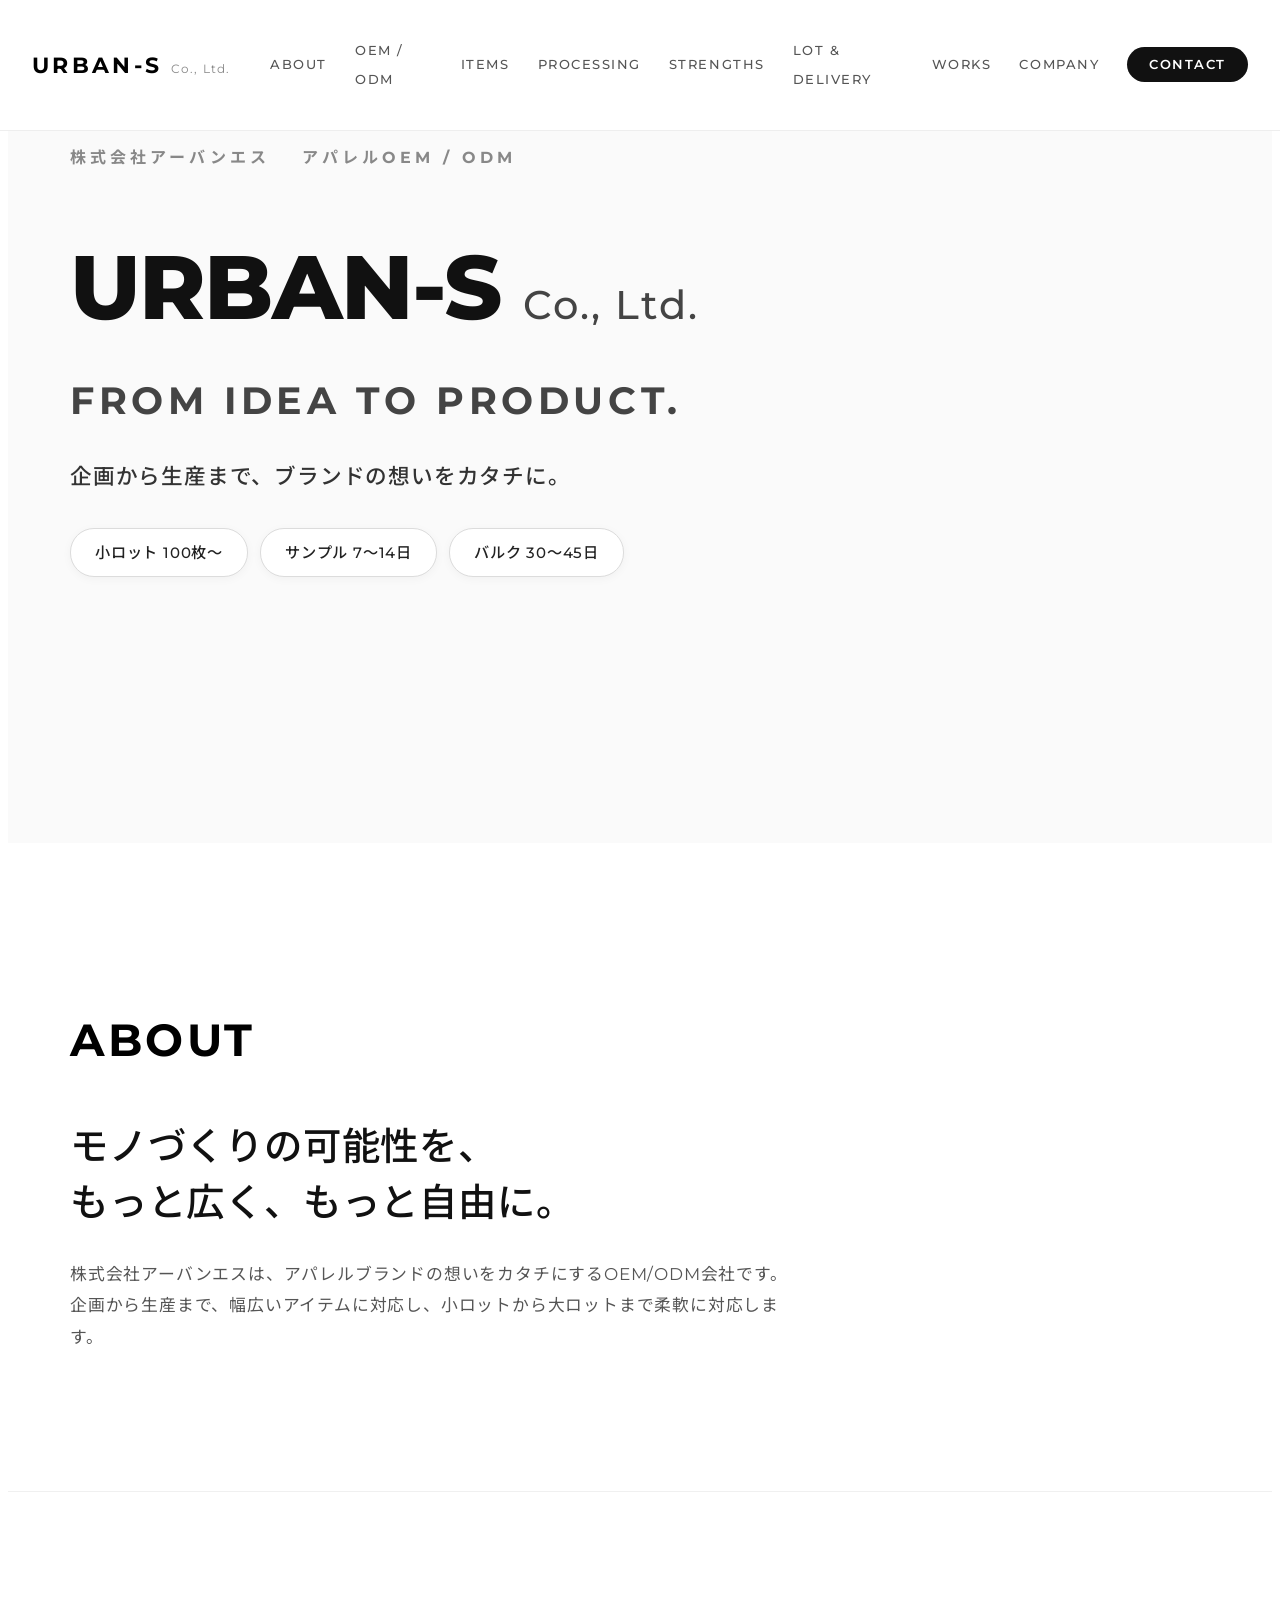
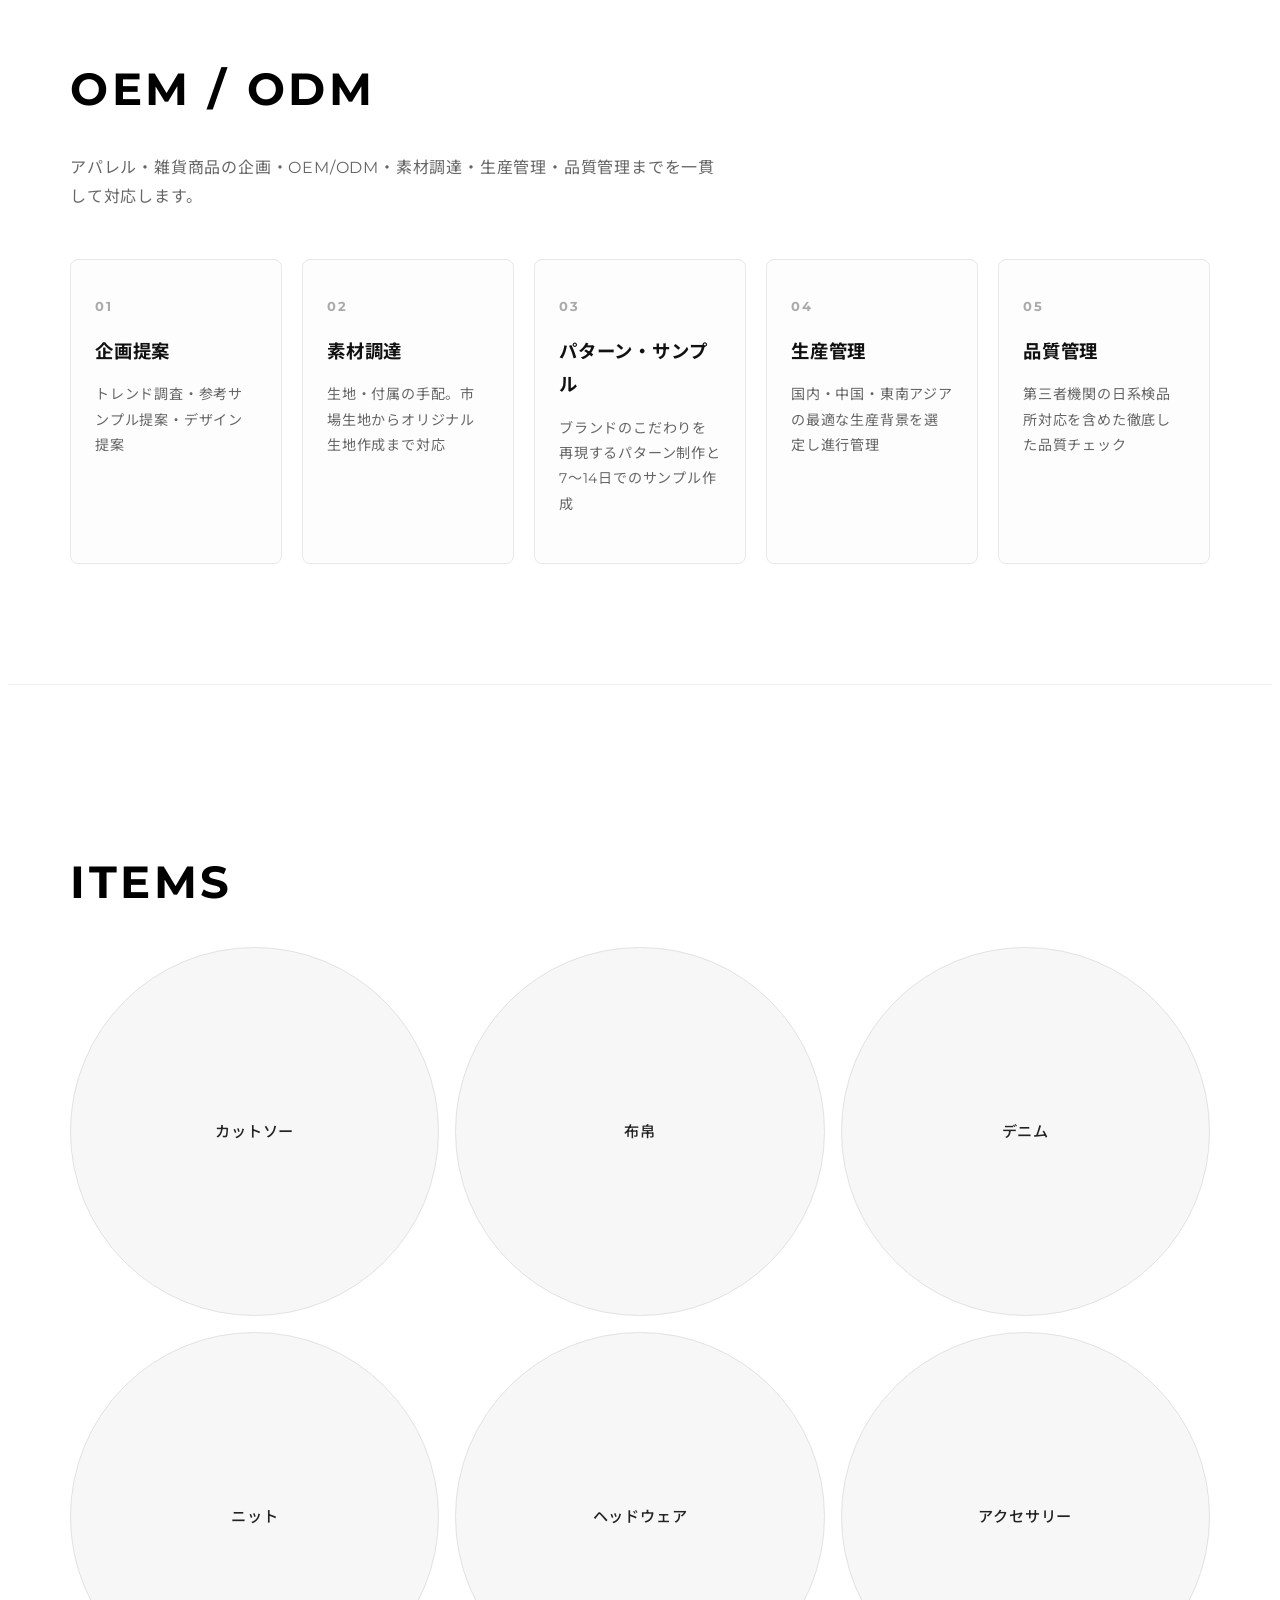
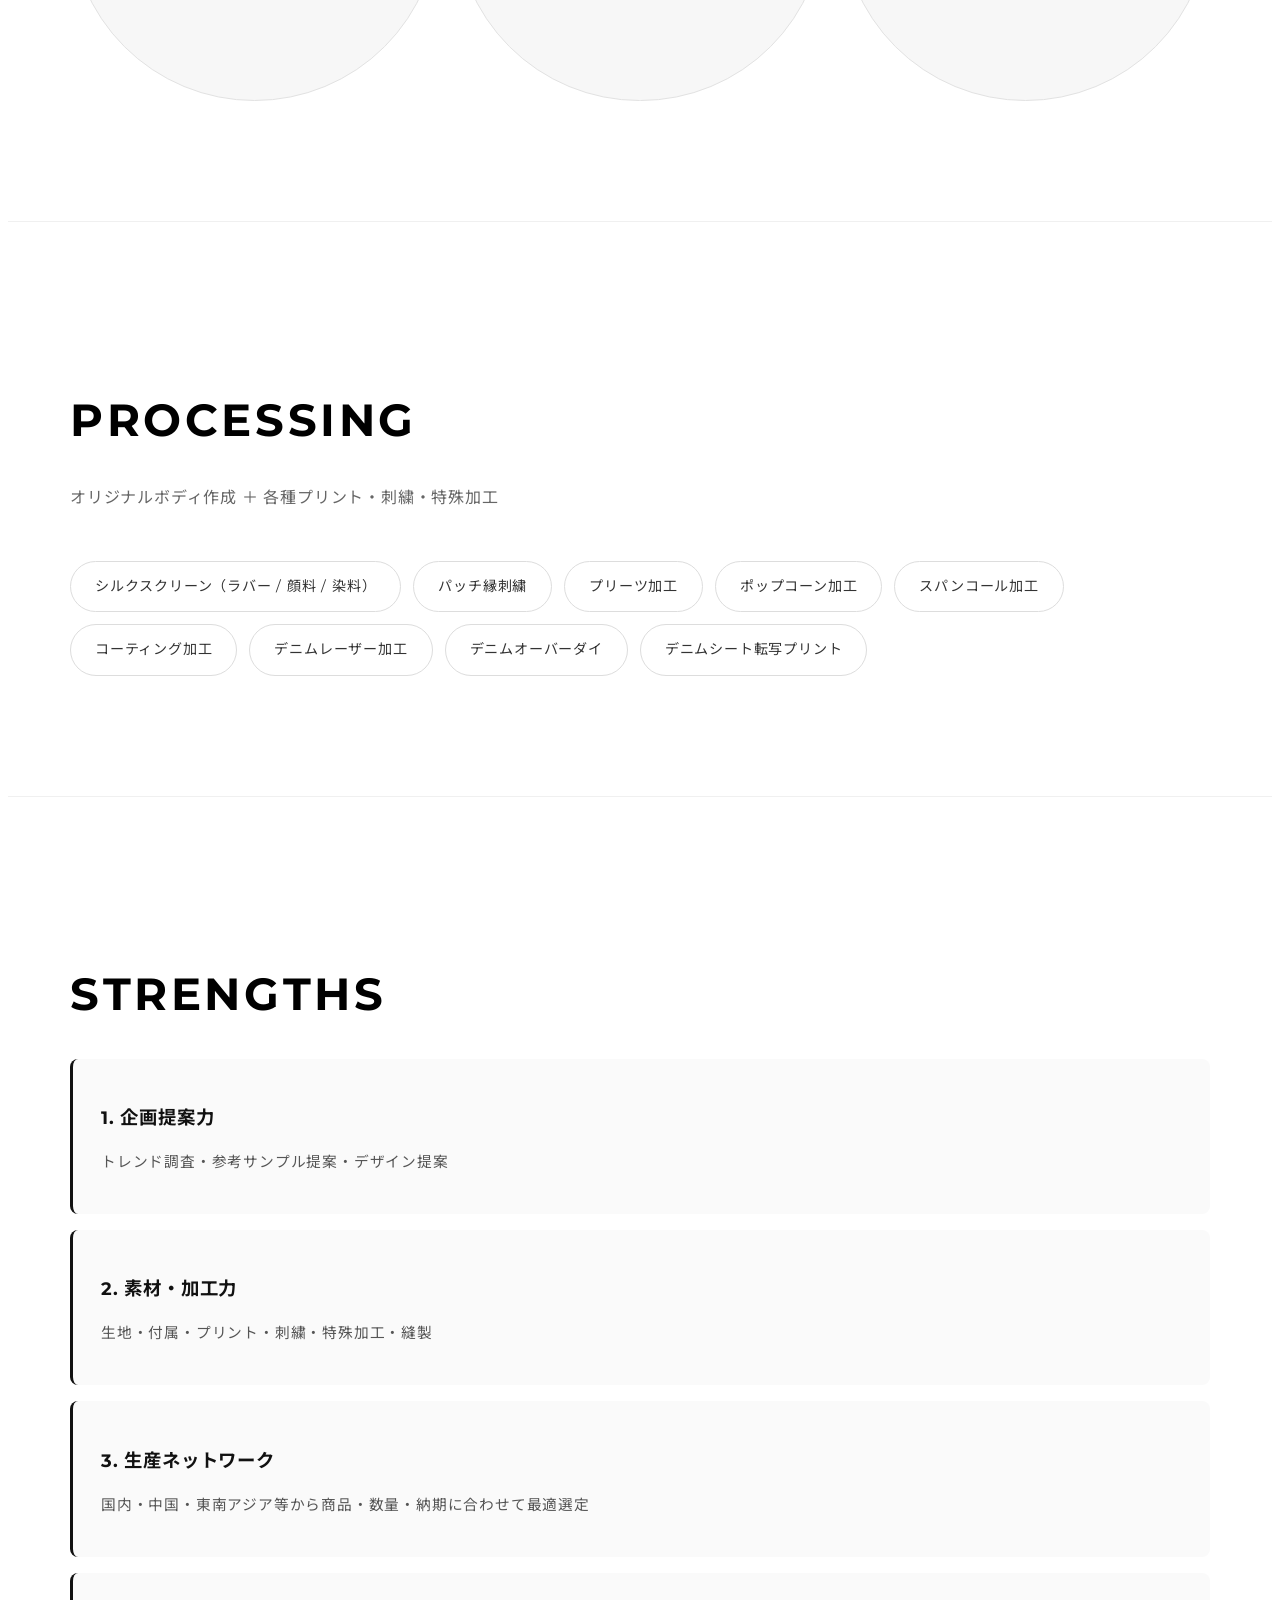
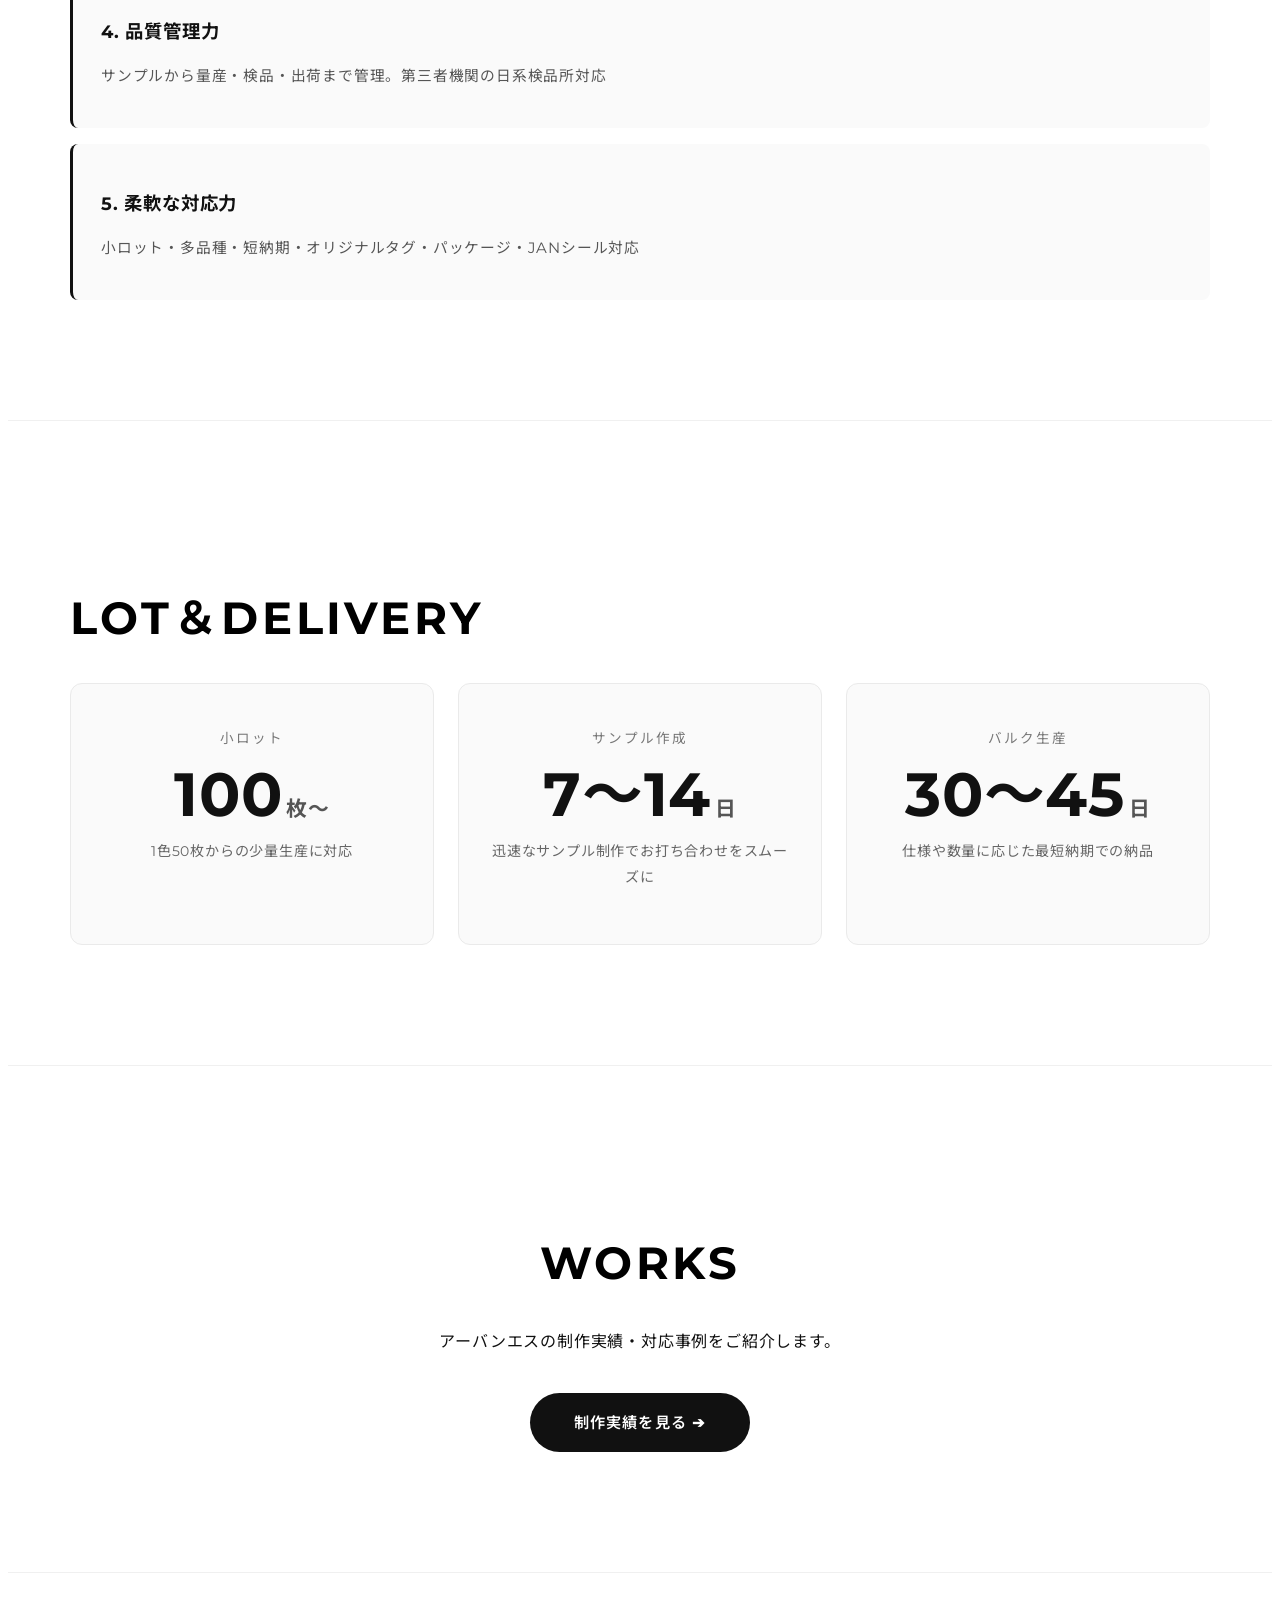
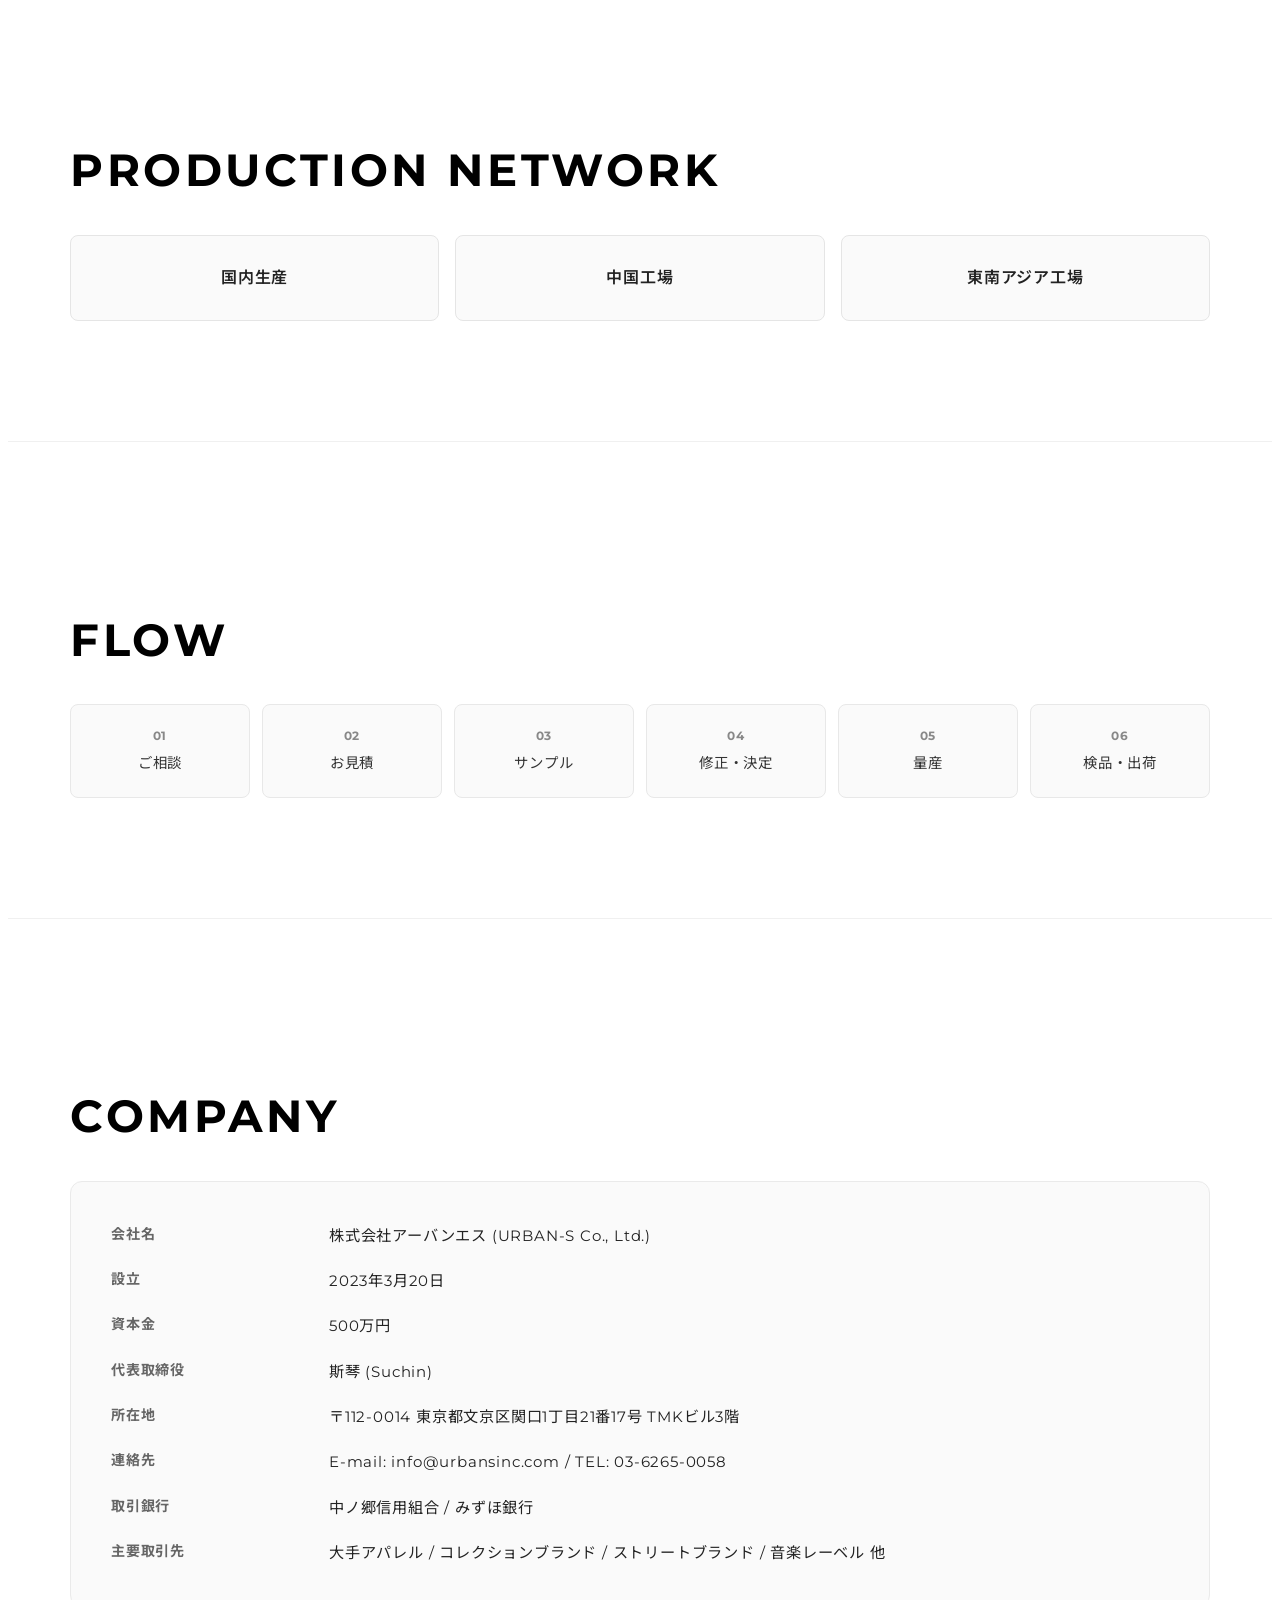
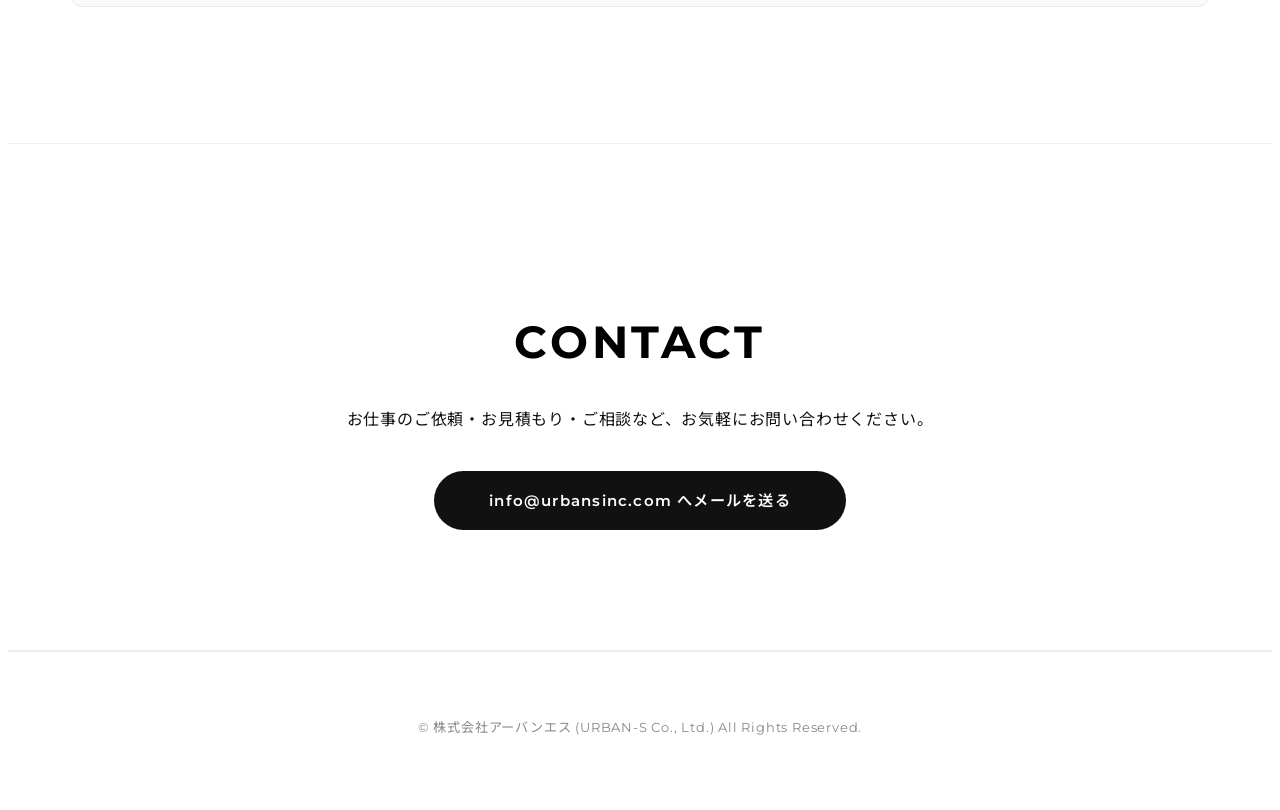
<file: index.html>
<!DOCTYPE html>
<html lang="ja">
<head>
  <meta charset="UTF-8">
  <meta name="viewport" content="width=device-width, initial-scale=1.0">
  <title>株式会社アーバンエス（URBAN-S） アパレルOEM/ODM・小ロット生産</title>
  <meta name="description" content="株式会社アーバンエス（URBAN-S Co., Ltd.）は、アパレルブランドの企画・素材調達から生産・品質管理までを一貫対応するOEM/ODM会社です。小ロット50枚〜対応。">
  <link rel="canonical" href="https://urbansinc.com/">
  <!-- Google用：サイト名 -->
  <script type="application/ld+json">
  {
    "@context": "https://schema.org",
    "@type": "WebSite",
    "name": "株式会社アーバンエス",
    "alternateName": "URBAN-S",
    "url": "https://urbansinc.com/"
  }
  </script>

  <!-- Google用：会社情報 -->
  <script type="application/ld+json">
  {
    "@context": "https://schema.org",
    "@type": "Organization",
    "name": "株式会社アーバンエス",
    "alternateName": "URBAN-S Co., Ltd.",
    "url": "https://urbansinc.com/",
    "telephone": "03-6265-0058",
    "email": "info@urbansinc.com"
  }
  </script>

  <link rel="stylesheet" href="css/style.css">

  <link rel="preconnect" href="https://fonts.googleapis.com">
  <link rel="preconnect" href="https://fonts.gstatic.com" crossorigin>

  <link href="https://fonts.googleapis.com/css2?family=Montserrat:wght@400;500;700&family=Noto+Sans+JP:wght@300;400;500;700&display=swap" rel="stylesheet">
</head>
<body>

  <!-- HEADER -->
<header class="header">
  <div class="header-inner">
    <a href="/" class="logo">
      <span class="logo-main">URBAN-S</span>
      <span class="logo-sub">Co., Ltd.</span>
    </a>

    <!-- スマホ用CONTACT -->
    <a href="mailto:info@urbansinc.com" class="mobile-contact">
      CONTACT
    </a>

    <nav class="nav">
        <ul>
          <li><a href="#about">ABOUT</a></li>
          <li><a href="#service">OEM / ODM</a></li>
          <li><a href="#items">ITEMS</a></li>
          <li><a href="#processing">PROCESSING</a></li>
          <li><a href="#strengths">STRENGTHS</a></li>
          <li><a href="#lot-delivery">LOT & DELIVERY</a></li>
          <li><a href="works.html">WORKS</a></li>
          <li><a href="#company">COMPANY</a></li>
          <li><a href="#contact" class="nav-btn">CONTACT</a></li>
        </ul>
      </nav>
    </div>
  </header>

 <!--  HERO -->
  <section class="hero">
    <div class="hero-inner">
<p class="hero-subtitle">
  <span>株式会社アーバンエス</span>
  <span>アパレルOEM / ODM</span>
</p>  
    <h1 class="hero-brand">
  <span class="brand-main">URBAN-S</span>
  <span class="brand-sub">Co., Ltd.</span>
　</h1>  
      <p class="hero-title-sub">FROM IDEA TO PRODUCT.</p>
      <p class="hero-copy">企画から生産まで、ブランドの想いをカタチに。</p>
      <div class="hero-tags">
        <span>小ロット 100枚〜</span>
        <span>サンプル 7〜14日</span>
        <span>バルク 30〜45日</span>
      </div>
    </div>
  </section>
  <!-- ABOUT -->
  <section id="about" class="section about">
    <div class="container">
    
      <h2 class="section-title">ABOUT</h2>
      <div class="about-content">
        <h3 class="about-lead">モノづくりの可能性を、<br>もっと広く、もっと自由に。</h3>
        <p class="about-text">
          株式会社アーバンエスは、アパレルブランドの想いをカタチにするOEM/ODM会社です。<br>
          企画から生産まで、幅広いアイテムに対応し、小ロットから大ロットまで柔軟に対応します。
        </p>
      </div>
    </div>
  </section>

  <!--  OEM / ODM (SERVICE) -->
  <section id="service" class="section service">
    <div class="container">
      
      <h2 class="section-title">OEM / ODM</h2>
      <p class="section-desc">アパレル・雑貨商品の企画・OEM/ODM・素材調達・生産管理・品質管理までを一貫して対応します。</p>
      
      <div class="service-grid">
        <div class="service-card">
          <span class="step-num">01</span>
          <h3>企画提案</h3>
          <p>トレンド調査・参考サンプル提案・デザイン提案</p>
        </div>
        <div class="service-card">
          <span class="step-num">02</span>
          <h3>素材調達</h3>
          <p>生地・付属の手配。市場生地からオリジナル生地作成まで対応</p>
        </div>
        <div class="service-card">
          <span class="step-num">03</span>
          <h3>パターン・サンプル</h3>
          <p>ブランドのこだわりを再現するパターン制作と7〜14日でのサンプル作成</p>
        </div>
        <div class="service-card">
        <span class="step-num">04</span>
          <h3>生産管理</h3>
          <p>国内・中国・東南アジアの最適な生産背景を選定し進行管理</p>
        </div>
        <div class="service-card">
       <span class="step-num">05</span>
          <h3>品質管理</h3>
          <p>第三者機関の日系検品所対応を含めた徹底した品質チェック</p>
        </div>
      </div>
    </div>
  </section>

  <!--  ITEMS -->
  <section id="items" class="section items">
    <div class="container">
  
      <h2 class="section-title">ITEMS</h2>
      <div class="items-grid">
        <div class="item-circle"><span>カットソー</span></div>
        <div class="item-circle"><span>布帛</span></div>
        <div class="item-circle"><span>デニム</span></div>
        <div class="item-circle"><span>ニット</span></div>
        <div class="item-circle"><span>ヘッドウェア</span></div>
        <div class="item-circle"><span>アクセサリー</span></div>
      </div>
    </div>
  </section>

  <!--  PROCESSING -->
  <section id="processing" class="section processing">
    <div class="container">
   
      <h2 class="section-title">PROCESSING</h2>
      <p class="section-desc">オリジナルボディ作成 ＋ 各種プリント・刺繍・特殊加工</p>
      
      <div class="process-tags">
        <span class="tag">シルクスクリーン（ラバー / 顔料 / 染料）</span>
        <span class="tag">パッチ縁刺繍</span>
        <span class="tag">プリーツ加工</span>
        <span class="tag">ポップコーン加工</span>
        <span class="tag">スパンコール加工</span>
        <span class="tag">コーティング加工</span>
        <span class="tag">デニムレーザー加工</span>
        <span class="tag">デニムオーバーダイ</span>
        <span class="tag">デニムシート転写プリント</span>
      </div>
    </div>
  </section>

  <!--  STRENGTHS -->
  <section id="strengths" class="section strengths">
    <div class="container">
 
      <h2 class="section-title">STRENGTHS</h2>
      <div class="strengths-list">
        <div class="strength-item">
          <h3>1. 企画提案力</h3>
          <p>トレンド調査・参考サンプル提案・デザイン提案</p>
        </div>
        <div class="strength-item">
          <h3>2. 素材・加工力</h3>
          <p>生地・付属・プリント・刺繍・特殊加工・縫製</p>
        </div>
        <div class="strength-item">
          <h3>3. 生産ネットワーク</h3>
          <p>国内・中国・東南アジア等から商品・数量・納期に合わせて最適選定</p>
        </div>
        <div class="strength-item">
          <h3>4. 品質管理力</h3>
          <p>サンプルから量産・検品・出荷まで管理。第三者機関の日系検品所対応</p>
        </div>
        <div class="strength-item">
          <h3>5. 柔軟な対応力</h3>
          <p>小ロット・多品種・短納期・オリジナルタグ・パッケージ・JANシール対応</p>
        </div>
      </div>
    </div>
  </section>

  <!-- LOT&DELIVELY -->
<section id="lot-delivery" class="section numbers">
    <div class="container">
   
      <h2 class="section-title">LOT＆DELIVERY</h2>
      <div class="numbers-grid">
        <div class="num-card">
          <span class="num-label">小ロット</span>
          <div class="num-val">100<span>枚〜</span></div>
          <p>1色50枚からの少量生産に対応</p>
        </div>
        <div class="num-card">
          <span class="num-label">サンプル作成</span>
          <div class="num-val">7〜14<span>日</span></div>
          <p>迅速なサンプル制作でお打ち合わせをスムーズに</p>
        </div>
        <div class="num-card">
          <span class="num-label">バルク生産</span>
          <div class="num-val">30〜45<span>日</span></div>
          <p>仕様や数量に応じた最短納期での納品</p>
        </div>
      </div>
    </div>
  </section>

  <!--  WORKS -->
  <section class="section works-banner">
    <div class="container text-center">
      
      <h2 class="section-title">WORKS</h2>
      <p>アーバンエスの制作実績・対応事例をご紹介します。</p>
      <a href="works.html" class="btn-primary">制作実績を見る ➔</a>
    </div>
  </section>

  <!--  PRODUCTION -->
  <section class="section production">
    <div class="container">
  
      <h2 class="section-title">PRODUCTION NETWORK</h2>
      <div class="production-boxes">
        <div class="prod-box">国内生産</div>
        <div class="prod-box">中国工場</div>
        <div class="prod-box">東南アジア工場</div>
      </div>
    </div>
  </section>

  <!-- 10 FLOW -->
  <section class="section flow">
    <div class="container">
   
      <h2 class="section-title">FLOW</h2>
      <div class="flow-steps">
        <div class="step"><span>01</span>ご相談</div>
        <div class="step"><span>02</span>お見積</div>
        <div class="step"><span>03</span>サンプル</div>
        <div class="step"><span>04</span>修正・決定</div>
        <div class="step"><span>05</span>量産</div>
        <div class="step"><span>06</span>検品・出荷</div>
      </div>
    </div>
  </section>

  <!--  COMPANY -->
  <section id="company" class="section company">
    <div class="container">
     
      <h2 class="section-title">COMPANY</h2>
      <dl class="company-list">
        <dt>会社名</dt>
        <dd>株式会社アーバンエス (URBAN-S Co., Ltd.)</dd>
        <dt>設立</dt>
        <dd>2023年3月20日</dd>
        <dt>資本金</dt>
        <dd>500万円</dd>
        <dt>代表取締役</dt>
        <dd>斯琴 (Suchin)</dd>
        <dt>所在地</dt>
        <dd>〒112-0014 東京都文京区関口1丁目21番17号 TMKビル3階</dd>
        <dt>連絡先</dt>
        <dd>E-mail: info@urbansinc.com / TEL: 03-6265-0058</dd>
        <dt>取引銀行</dt>
        <dd>中ノ郷信用組合 / みずほ銀行</dd>
        <dt>主要取引先</dt>
        <dd>大手アパレル / コレクションブランド / ストリートブランド / 音楽レーベル 他</dd>
      </dl>
    </div>
  </section>

<!-- CONTACT -->
  <section id="contact" class="section contact">
    <div class="container text-center">
      <h2 class="section-title">CONTACT</h2>
      <p class="contact-lead">お仕事のご依頼・お見積もり・ご相談など、お気軽にお問い合わせください。</p>
      <a href="https://mail.google.com/mail/?view=cm&fs=1&to=info@urbansinc.com"
   class="btn-contact"
   target="_blank"
   rel="noopener noreferrer">
  info@urbansinc.com へメールを送る
　</a>
    </div>
  </section>

  <footer class="footer">
  <p>&copy; 株式会社アーバンエス (URBAN-S Co., Ltd.) All Rights Reserved.</p>
</footer>
<script>
  const contactButtons = document.querySelectorAll('.btn-contact, .mobile-contact');

  contactButtons.forEach(button => {
    if (/iPhone|iPad|iPod|Android/i.test(navigator.userAgent)) {
      button.href = 'mailto:info@urbansinc.com';
      button.removeAttribute('target');
    } else {
      button.href = 'https://mail.google.com/mail/?view=cm&fs=1&to=info@urbansinc.com';
      button.target = '_blank';
    }
  });
</script>
</body>
</html>
</file>
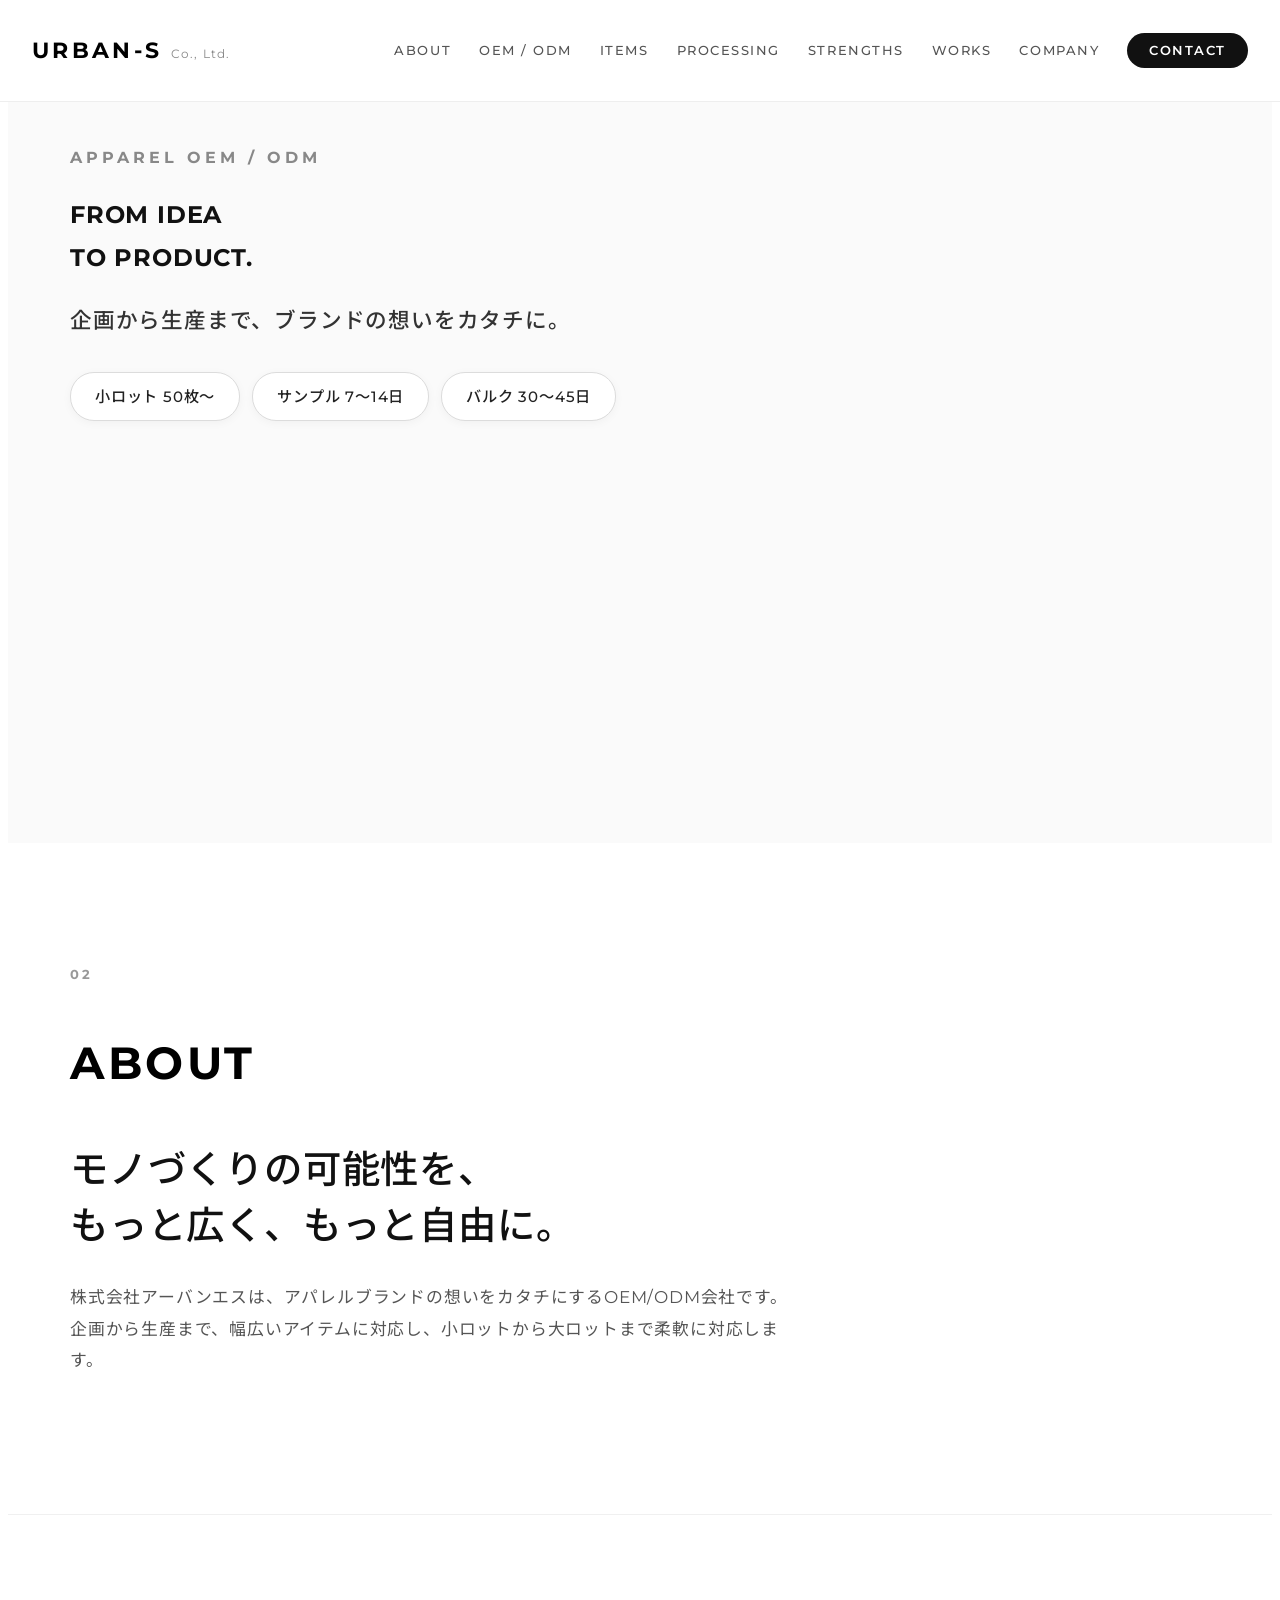
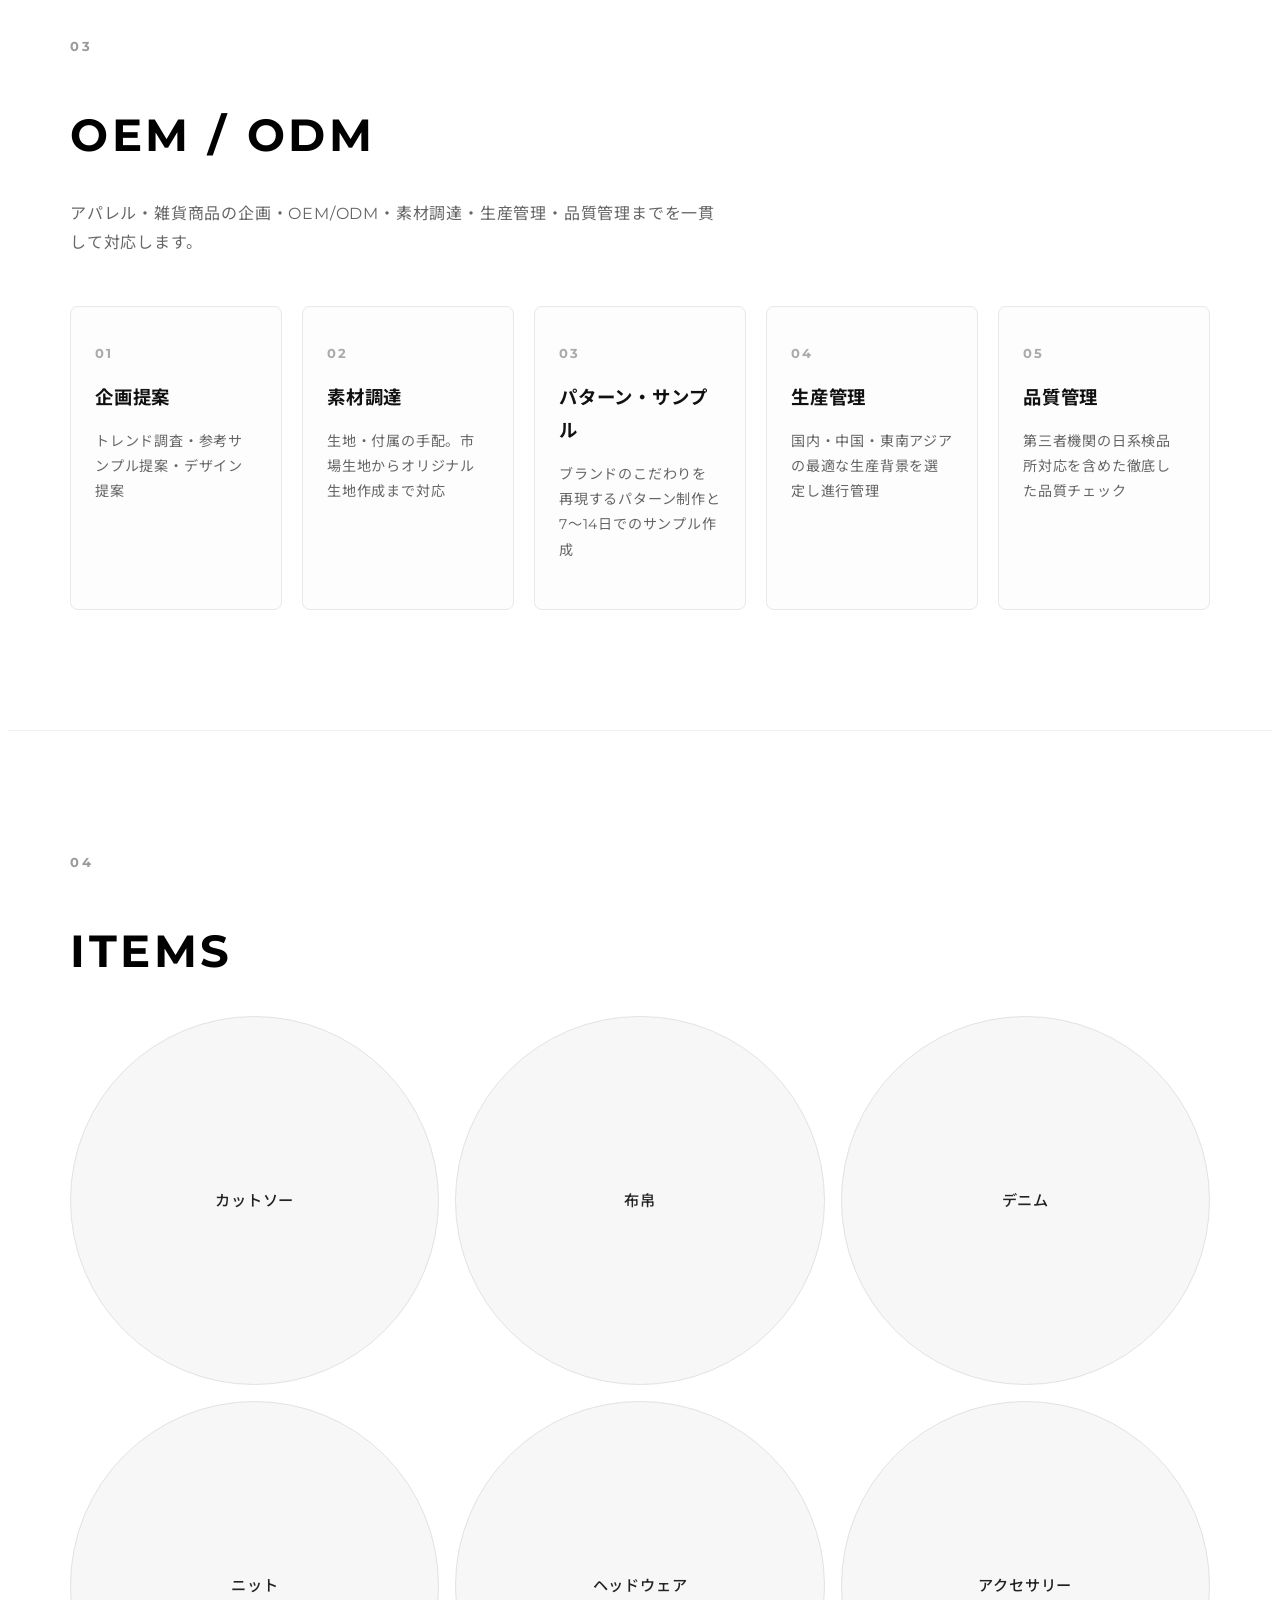
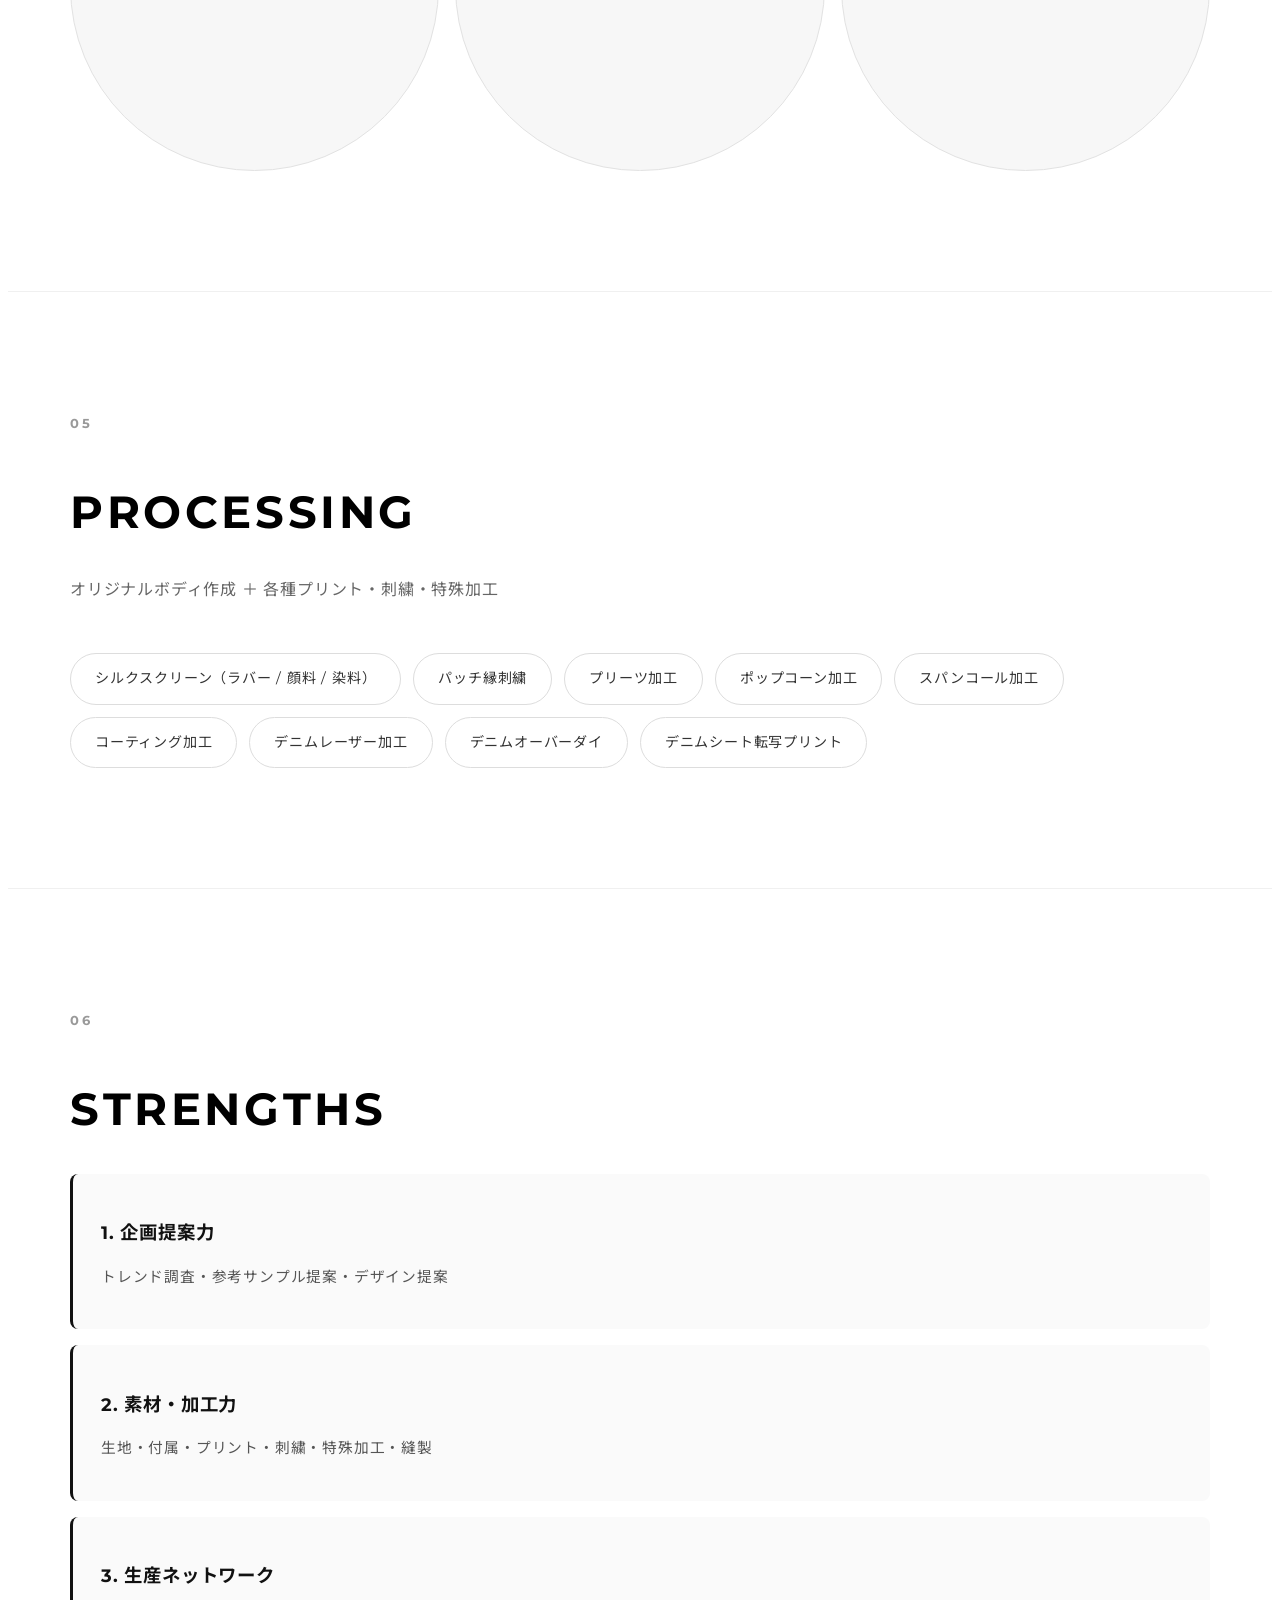
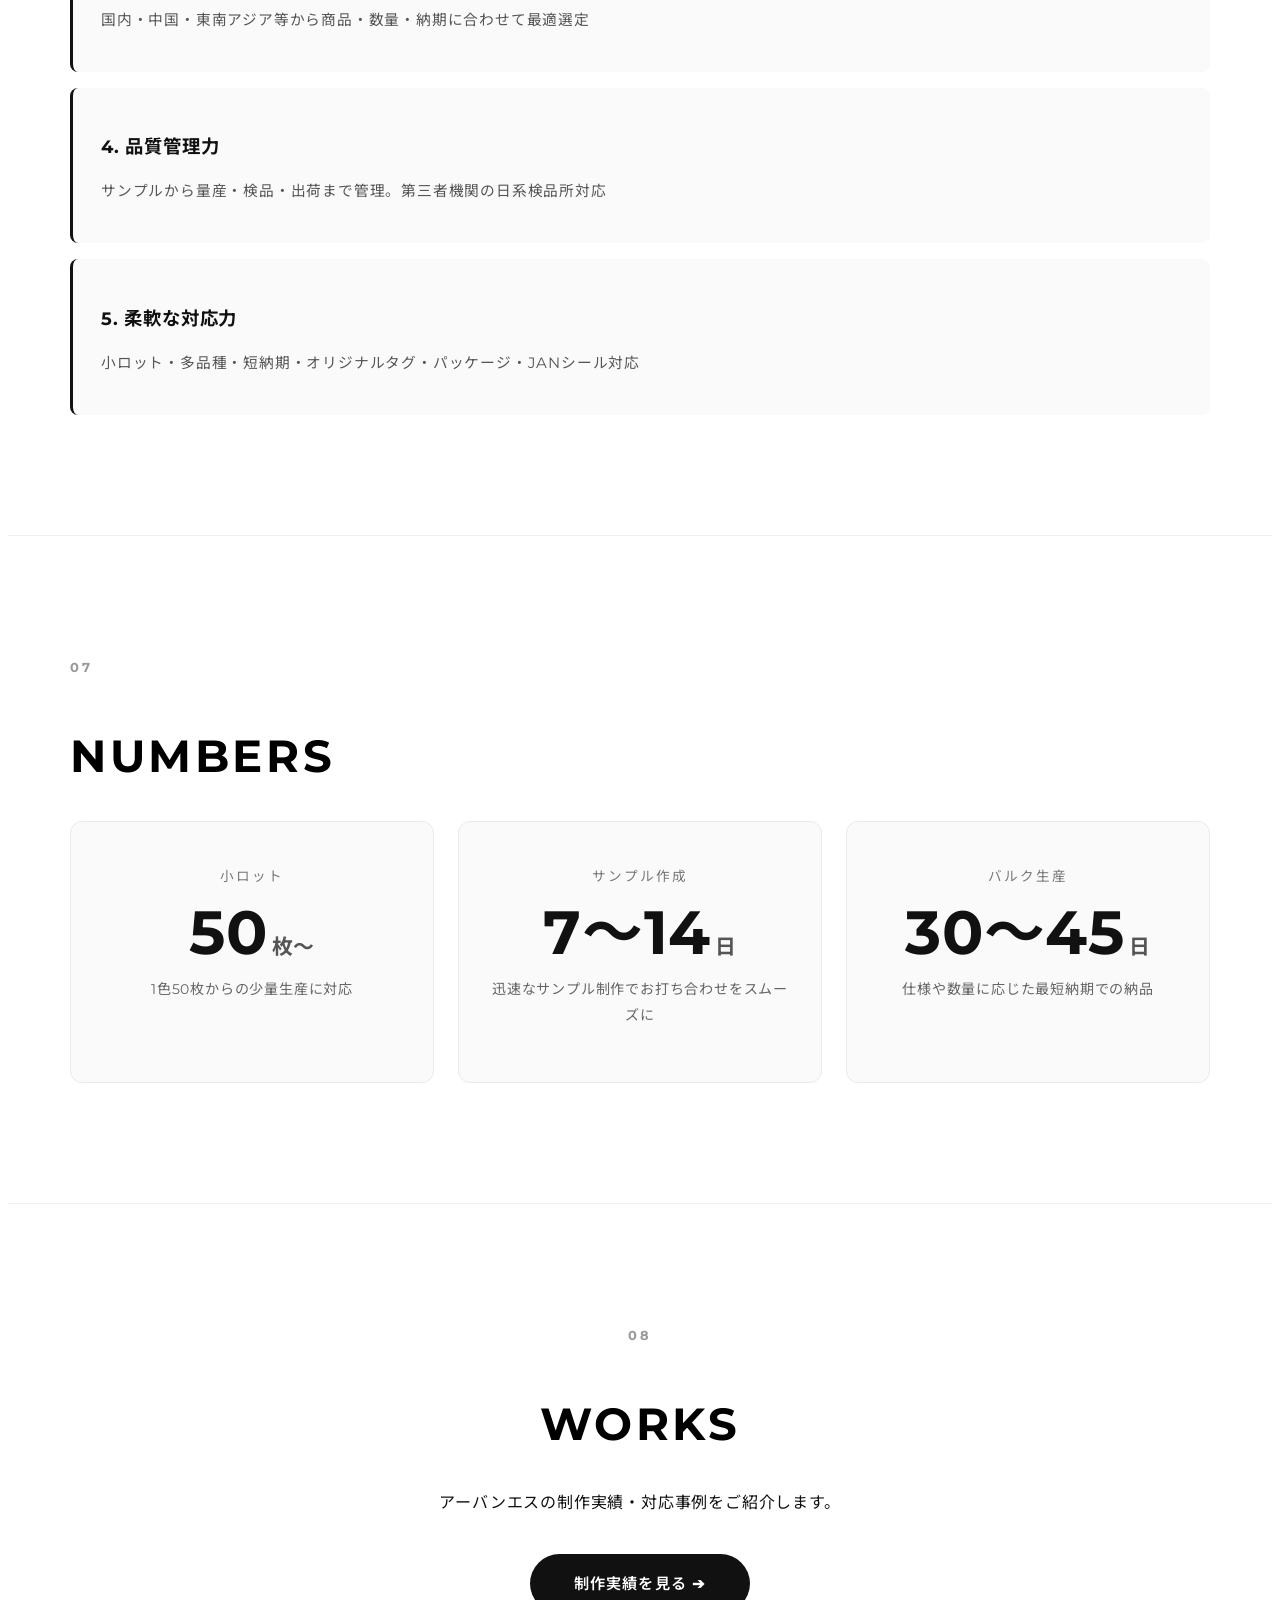
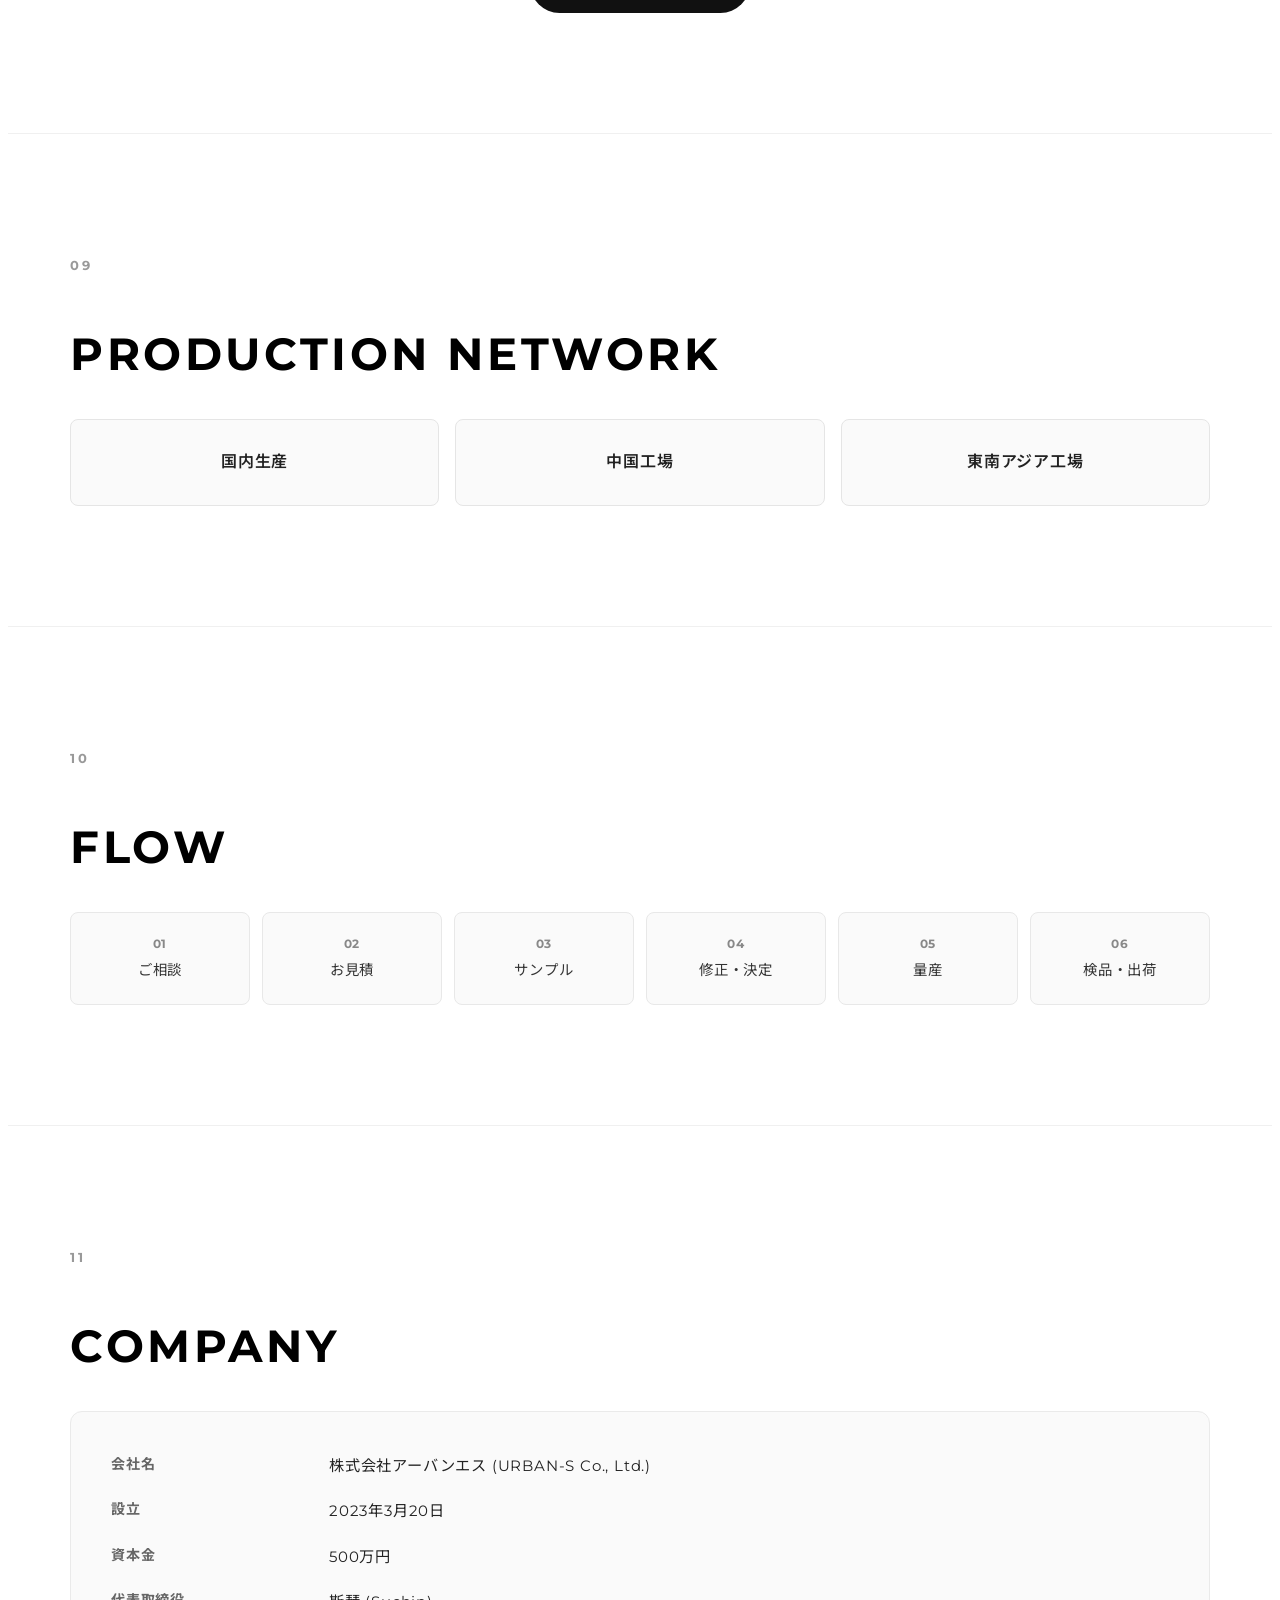
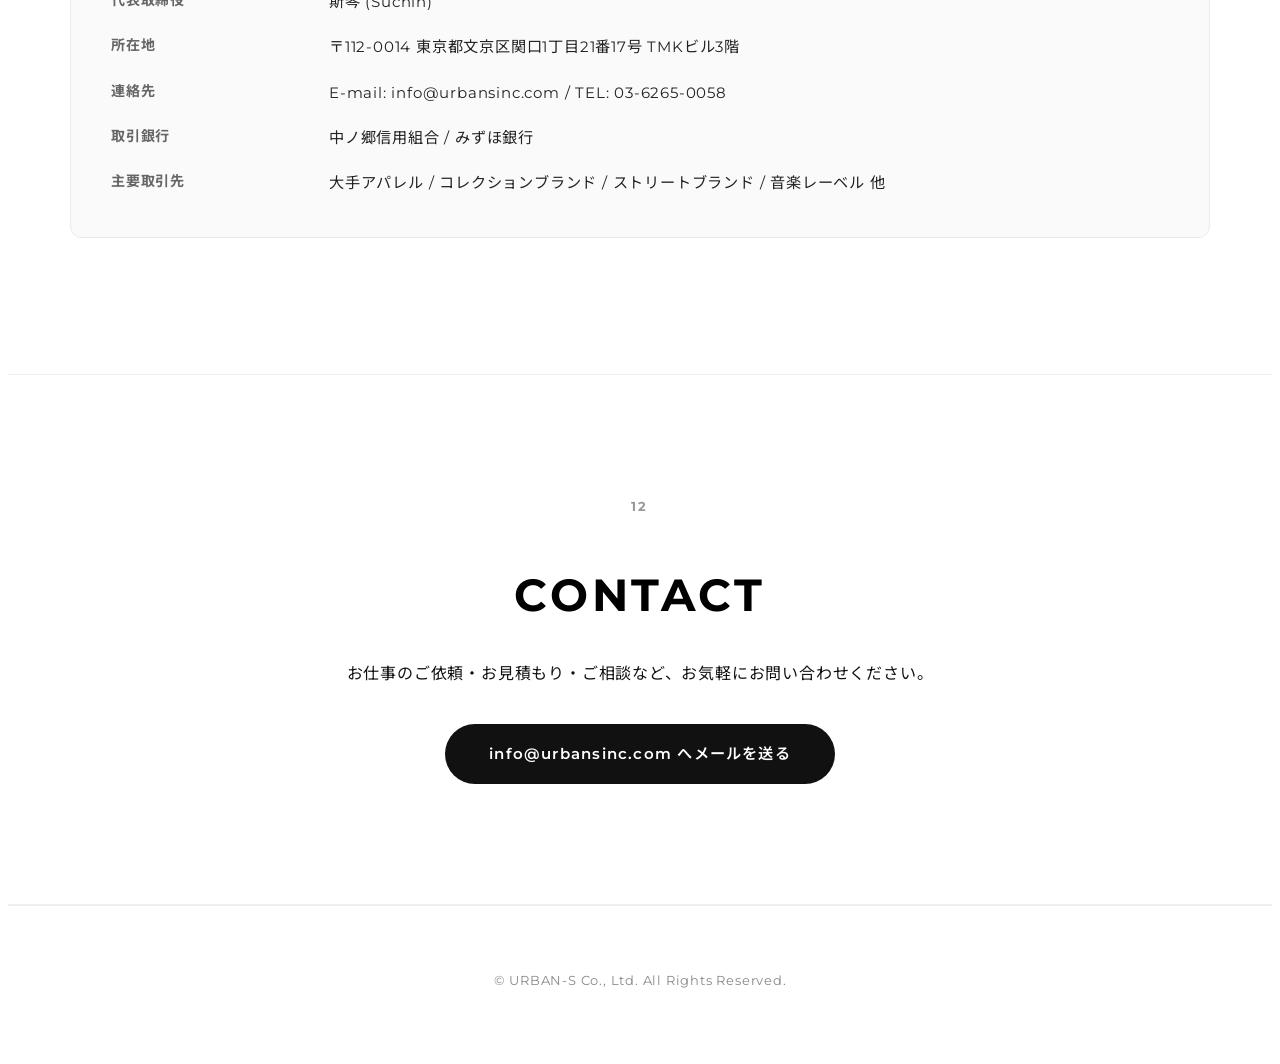
<file: index.html.html>
<!DOCTYPE html>
<html lang="ja">
<head>
  <meta charset="UTF-8">
  <meta name="viewport" content="width=device-width, initial-scale=1.0">
  <title>URBAN-S Co., Ltd. | APPAREL OEM / ODM</title>
  <meta name="description" content="株式会社アーバンエス（URBAN-S）は、アパレルブランドの企画・素材調達から生産・品質管理までを一貫対応するOEM/ODM会社です。小ロット50枚〜対応。">
  <link rel="stylesheet" href="css/style.css">
  <link rel="preconnect" href="https://fonts.googleapis.com">
  <link rel="preconnect" href="https://fonts.gstatic.com" crossorigin>
  <link href="https://fonts.googleapis.com/css2?family=Montserrat:wght@400;500;700&family=Noto+Sans+JP:wght@300;400;500;700&display=swap" rel="stylesheet">
</head>
<body>

  <!-- HEADER -->
  <header class="header">
    <div class="header-inner">
      <a href="index.html" class="logo">
        <span class="logo-main">URBAN-S</span>
        <span class="logo-sub">Co., Ltd.</span>
      </a>
      <nav class="nav">
        <ul>
          <li><a href="#about">ABOUT</a></li>
          <li><a href="#service">OEM / ODM</a></li>
          <li><a href="#items">ITEMS</a></li>
          <li><a href="#processing">PROCESSING</a></li>
          <li><a href="#strengths">STRENGTHS</a></li>
          <li><a href="works.html">WORKS</a></li>
          <li><a href="#company">COMPANY</a></li>
          <li><a href="#contact" class="nav-btn">CONTACT</a></li>
        </ul>
      </nav>
    </div>
  </header>

  <!-- 01 HERO -->
  <section class="hero">
    <div class="hero-inner">
      <p class="hero-subtitle">APPAREL OEM / ODM</p>
      <h1 class="hero-title">FROM IDEA<br>TO PRODUCT.</h1>
      <p class="hero-copy">企画から生産まで、ブランドの想いをカタチに。</p>
      <div class="hero-tags">
        <span>小ロット 50枚〜</span>
        <span>サンプル 7〜14日</span>
        <span>バルク 30〜45日</span>
      </div>
    </div>
  </section>

  <!-- 02 ABOUT -->
  <section id="about" class="section about">
    <div class="container">
      <span class="section-num">02</span>
      <h2 class="section-title">ABOUT</h2>
      <div class="about-content">
        <h3 class="about-lead">モノづくりの可能性を、<br>もっと広く、もっと自由に。</h3>
        <p class="about-text">
          株式会社アーバンエスは、アパレルブランドの想いをカタチにするOEM/ODM会社です。<br>
          企画から生産まで、幅広いアイテムに対応し、小ロットから大ロットまで柔軟に対応します。
        </p>
      </div>
    </div>
  </section>

  <!-- 03 OEM / ODM (SERVICE) -->
  <section id="service" class="section service">
    <div class="container">
      <span class="section-num">03</span>
      <h2 class="section-title">OEM / ODM</h2>
      <p class="section-desc">アパレル・雑貨商品の企画・OEM/ODM・素材調達・生産管理・品質管理までを一貫して対応します。</p>
      
      <div class="service-grid">
        <div class="service-card">
          <span class="step-num">01</span>
          <h3>企画提案</h3>
          <p>トレンド調査・参考サンプル提案・デザイン提案</p>
        </div>
        <div class="service-card">
          <span class="step-num">02</span>
          <h3>素材調達</h3>
          <p>生地・付属の手配。市場生地からオリジナル生地作成まで対応</p>
        </div>
        <div class="service-card">
          <span class="step-num">03</span>
          <h3>パターン・サンプル</h3>
          <p>ブランドのこだわりを再現するパターン制作と7〜14日でのサンプル作成</p>
        </div>
        <div class="service-card">
          <span class="step-num">04</span>
          <h3>生産管理</h3>
          <p>国内・中国・東南アジアの最適な生産背景を選定し進行管理</p>
        </div>
        <div class="service-card">
          <span class="step-num">05</span>
          <h3>品質管理</h3>
          <p>第三者機関の日系検品所対応を含めた徹底した品質チェック</p>
        </div>
      </div>
    </div>
  </section>

  <!-- 04 ITEMS -->
  <section id="items" class="section items">
    <div class="container">
      <span class="section-num">04</span>
      <h2 class="section-title">ITEMS</h2>
      <div class="items-grid">
        <div class="item-circle"><span>カットソー</span></div>
        <div class="item-circle"><span>布帛</span></div>
        <div class="item-circle"><span>デニム</span></div>
        <div class="item-circle"><span>ニット</span></div>
        <div class="item-circle"><span>ヘッドウェア</span></div>
        <div class="item-circle"><span>アクセサリー</span></div>
      </div>
    </div>
  </section>

  <!-- 05 PROCESSING -->
  <section id="processing" class="section processing">
    <div class="container">
      <span class="section-num">05</span>
      <h2 class="section-title">PROCESSING</h2>
      <p class="section-desc">オリジナルボディ作成 ＋ 各種プリント・刺繍・特殊加工</p>
      
      <div class="process-tags">
        <span class="tag">シルクスクリーン（ラバー / 顔料 / 染料）</span>
        <span class="tag">パッチ縁刺繍</span>
        <span class="tag">プリーツ加工</span>
        <span class="tag">ポップコーン加工</span>
        <span class="tag">スパンコール加工</span>
        <span class="tag">コーティング加工</span>
        <span class="tag">デニムレーザー加工</span>
        <span class="tag">デニムオーバーダイ</span>
        <span class="tag">デニムシート転写プリント</span>
      </div>
    </div>
  </section>

  <!-- 06 STRENGTHS -->
  <section id="strengths" class="section strengths">
    <div class="container">
      <span class="section-num">06</span>
      <h2 class="section-title">STRENGTHS</h2>
      <div class="strengths-list">
        <div class="strength-item">
          <h3>1. 企画提案力</h3>
          <p>トレンド調査・参考サンプル提案・デザイン提案</p>
        </div>
        <div class="strength-item">
          <h3>2. 素材・加工力</h3>
          <p>生地・付属・プリント・刺繍・特殊加工・縫製</p>
        </div>
        <div class="strength-item">
          <h3>3. 生産ネットワーク</h3>
          <p>国内・中国・東南アジア等から商品・数量・納期に合わせて最適選定</p>
        </div>
        <div class="strength-item">
          <h3>4. 品質管理力</h3>
          <p>サンプルから量産・検品・出荷まで管理。第三者機関の日系検品所対応</p>
        </div>
        <div class="strength-item">
          <h3>5. 柔軟な対応力</h3>
          <p>小ロット・多品種・短納期・オリジナルタグ・パッケージ・JANシール対応</p>
        </div>
      </div>
    </div>
  </section>

  <!-- 07 NUMBERS -->
  <section class="section numbers">
    <div class="container">
      <span class="section-num">07</span>
      <h2 class="section-title">NUMBERS</h2>
      <div class="numbers-grid">
        <div class="num-card">
          <span class="num-label">小ロット</span>
          <div class="num-val">50<span>枚〜</span></div>
          <p>1色50枚からの少量生産に対応</p>
        </div>
        <div class="num-card">
          <span class="num-label">サンプル作成</span>
          <div class="num-val">7〜14<span>日</span></div>
          <p>迅速なサンプル制作でお打ち合わせをスムーズに</p>
        </div>
        <div class="num-card">
          <span class="num-label">バルク生産</span>
          <div class="num-val">30〜45<span>日</span></div>
          <p>仕様や数量に応じた最短納期での納品</p>
        </div>
      </div>
    </div>
  </section>

  <!-- 08 WORKS -->
  <section class="section works-banner">
    <div class="container text-center">
      <span class="section-num">08</span>
      <h2 class="section-title">WORKS</h2>
      <p>アーバンエスの制作実績・対応事例をご紹介します。</p>
      <a href="works.html" class="btn-primary">制作実績を見る ➔</a>
    </div>
  </section>

  <!-- 09 PRODUCTION -->
  <section class="section production">
    <div class="container">
      <span class="section-num">09</span>
      <h2 class="section-title">PRODUCTION NETWORK</h2>
      <div class="production-boxes">
        <div class="prod-box">国内生産</div>
        <div class="prod-box">中国工場</div>
        <div class="prod-box">東南アジア工場</div>
      </div>
    </div>
  </section>

  <!-- 10 FLOW -->
  <section class="section flow">
    <div class="container">
      <span class="section-num">10</span>
      <h2 class="section-title">FLOW</h2>
      <div class="flow-steps">
        <div class="step"><span>01</span>ご相談</div>
        <div class="step"><span>02</span>お見積</div>
        <div class="step"><span>03</span>サンプル</div>
        <div class="step"><span>04</span>修正・決定</div>
        <div class="step"><span>05</span>量産</div>
        <div class="step"><span>06</span>検品・出荷</div>
      </div>
    </div>
  </section>

  <!-- 11 COMPANY -->
  <section id="company" class="section company">
    <div class="container">
      <span class="section-num">11</span>
      <h2 class="section-title">COMPANY</h2>
      <dl class="company-list">
        <dt>会社名</dt>
        <dd>株式会社アーバンエス (URBAN-S Co., Ltd.)</dd>
        <dt>設立</dt>
        <dd>2023年3月20日</dd>
        <dt>資本金</dt>
        <dd>500万円</dd>
        <dt>代表取締役</dt>
        <dd>斯琴 (Suchin)</dd>
        <dt>所在地</dt>
        <dd>〒112-0014 東京都文京区関口1丁目21番17号 TMKビル3階</dd>
        <dt>連絡先</dt>
        <dd>E-mail: info@urbansinc.com / TEL: 03-6265-0058</dd>
        <dt>取引銀行</dt>
        <dd>中ノ郷信用組合 / みずほ銀行</dd>
        <dt>主要取引先</dt>
        <dd>大手アパレル / コレクションブランド / ストリートブランド / 音楽レーベル 他</dd>
      </dl>
    </div>
  </section>

  <!-- 12 CONTACT -->
  <section id="contact" class="section contact">
    <div class="container text-center">
      <span class="section-num">12</span>
      <h2 class="section-title">CONTACT</h2>
      <p class="contact-lead">お仕事のご依頼・お見積もり・ご相談など、お気軽にお問い合わせください。</p>
      <a href="mailto:info@urbansinc.com" class="btn-contact">info@urbansinc.com へメールを送る</a>
    </div>
  </section>

  <footer class="footer">
    <p>&copy; URBAN-S Co., Ltd. All Rights Reserved.</p>
  </footer>

</body>
</html>
</file>
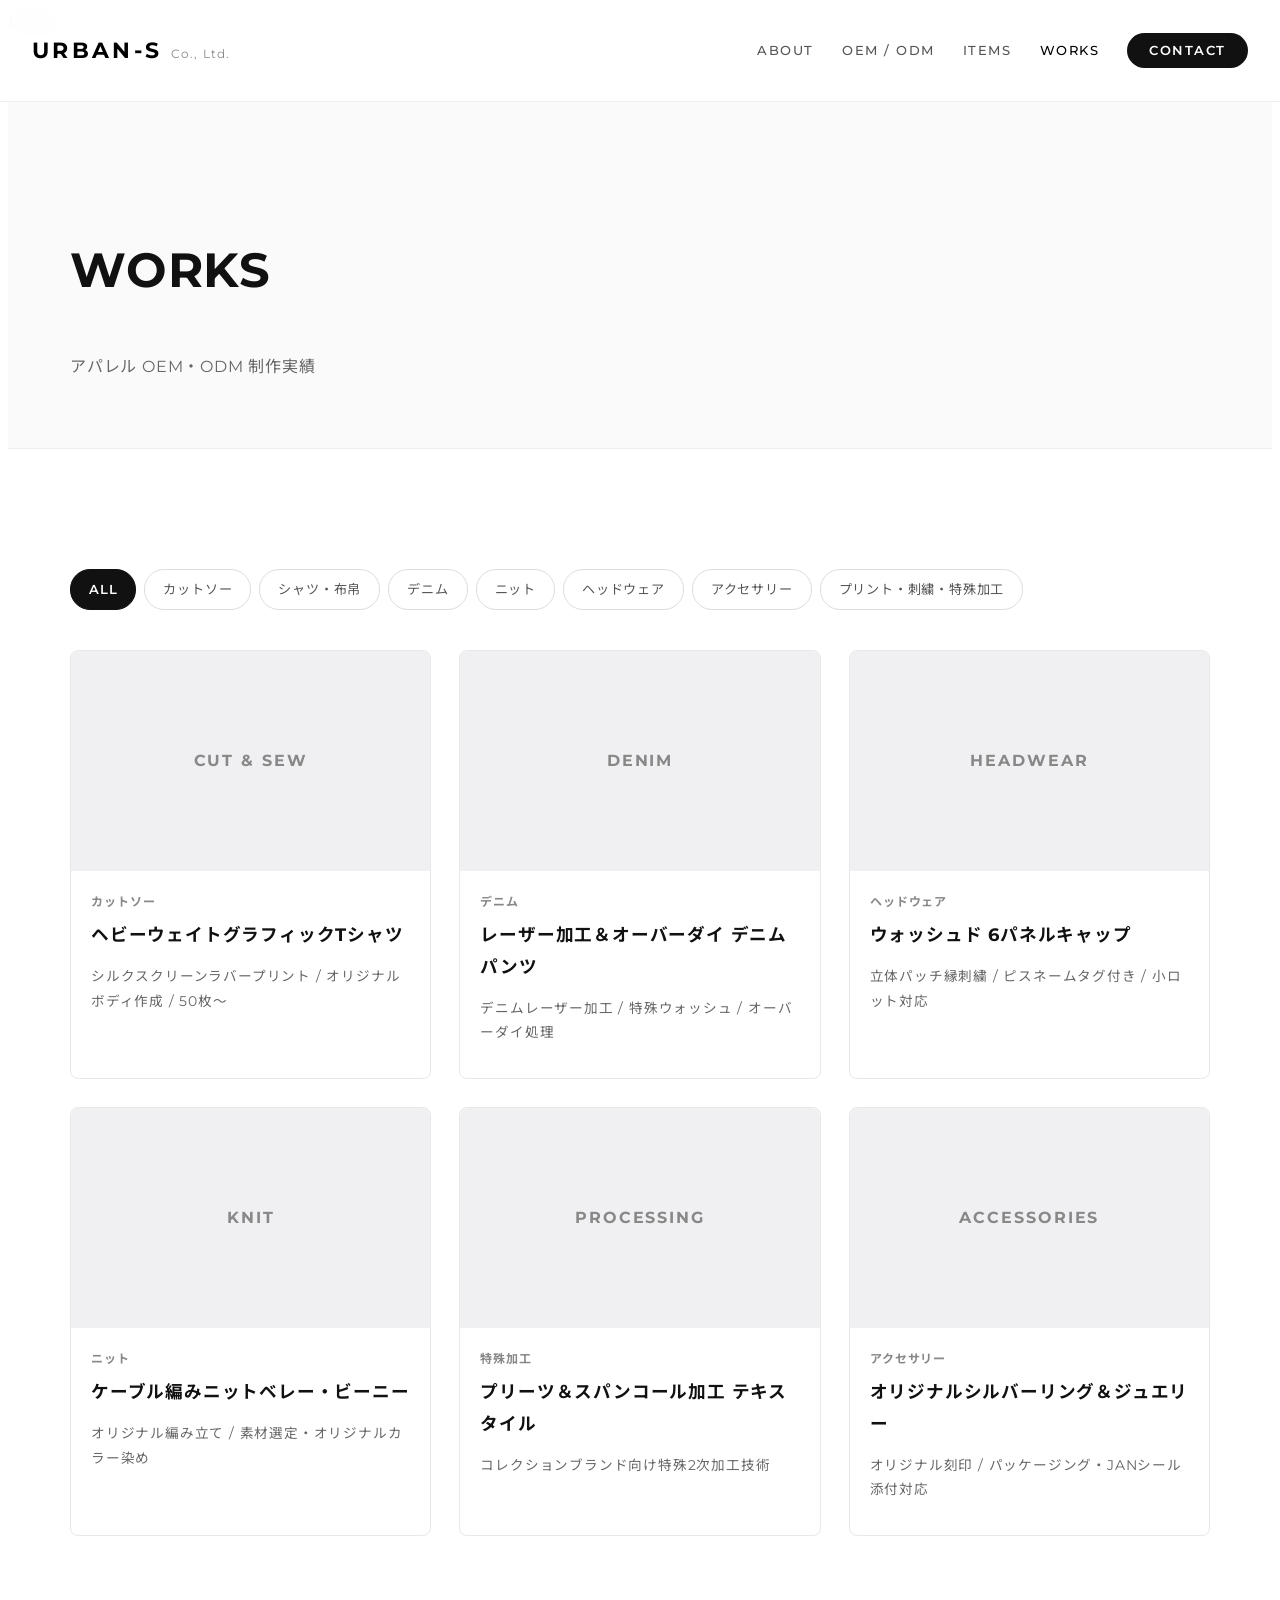
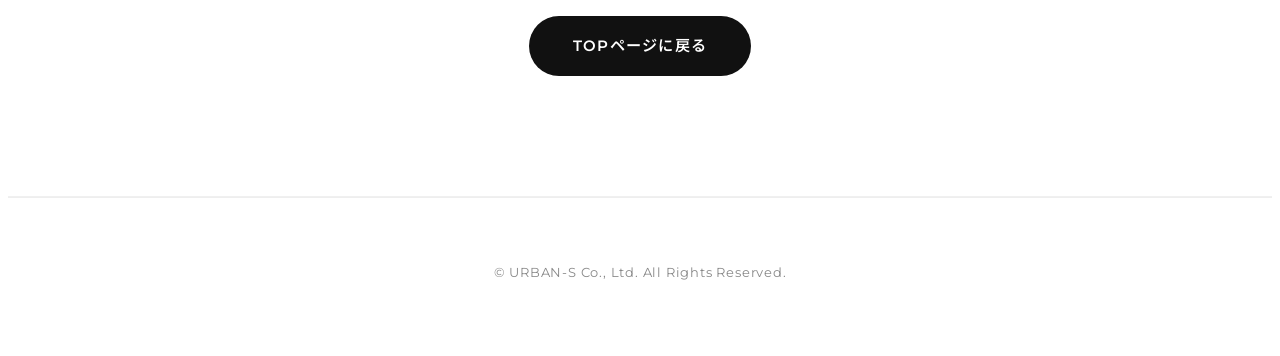
<file: works.html.html>
HTML
<!DOCTYPE html>
<html lang="ja">
<head>
  <meta charset="UTF-8">
  <meta name="viewport" content="width=device-width, initial-scale=1.0">
  <title>WORKS | URBAN-S Co., Ltd. APPAREL OEM / ODM</title>
  <meta name="description" content="株式会社アーバンエス（URBAN-S）のアパレルOEM/ODM制作実績一覧。カットソー、デニム、ニット、キャップ、各種プリント・刺繍加工などの実績。">
  <link rel="stylesheet" href="css/style.css">
  <link rel="preconnect" href="https://fonts.googleapis.com">
  <link rel="preconnect" href="https://fonts.gstatic.com" crossorigin>
  <link href="https://fonts.googleapis.com/css2?family=Montserrat:wght@400;500;700&family=Noto+Sans+JP:wght@300;400;500;700&display=swap" rel="stylesheet">
</head>
<body>

  <!-- HEADER -->
  <header class="header">
    <div class="header-inner">
      <a href="index.html" class="logo">
        <span class="logo-main">URBAN-S</span>
        <span class="logo-sub">Co., Ltd.</span>
      </a>
      <nav class="nav">
        <ul>
          <li><a href="index.html#about">ABOUT</a></li>
          <li><a href="index.html#service">OEM / ODM</a></li>
          <li><a href="index.html#items">ITEMS</a></li>
          <li><a href="works.html" class="active">WORKS</a></li>
          <li><a href="index.html#contact" class="nav-btn">CONTACT</a></li>
        </ul>
      </nav>
    </div>
  </header>

  <!-- WORKS PAGE HERO -->
  <section class="page-header">
    <div class="container">
      <h1>WORKS</h1>
      <p>アパレル OEM・ODM 制作実績</p>
    </div>
  </section>

  <!-- CATEGORY FILTER (FUTURE EXTENSION) -->
  <section class="section works-list">
    <div class="container">
      <div class="category-tags">
        <span class="cat-tag active">ALL</span>
        <span class="cat-tag">カットソー</span>
        <span class="cat-tag">シャツ・布帛</span>
        <span class="cat-tag">デニム</span>
        <span class="cat-tag">ニット</span>
        <span class="cat-tag">ヘッドウェア</span>
        <span class="cat-tag">アクセサリー</span>
        <span class="cat-tag">プリント・刺繍・特殊加工</span>
      </div>

      <div class="works-grid">
        <!-- ITEM 1 -->
        <div class="work-card">
          <div class="work-img-placeholder">
            <span>CUT & SEW</span>
          </div>
          <div class="work-info">
            <span class="work-cat">カットソー</span>
            <h3 class="work-title">ヘビーウェイトグラフィックTシャツ</h3>
            <p class="work-desc">シルクスクリーンラバープリント / オリジナルボディ作成 / 50枚〜</p>
          </div>
        </div>

        <!-- ITEM 2 -->
        <div class="work-card">
          <div class="work-img-placeholder">
            <span>DENIM</span>
          </div>
          <div class="work-info">
            <span class="work-cat">デニム</span>
            <h3 class="work-title">レーザー加工＆オーバーダイ デニムパンツ</h3>
            <p class="work-desc">デニムレーザー加工 / 特殊ウォッシュ / オーバーダイ処理</p>
          </div>
        </div>

        <!-- ITEM 3 -->
        <div class="work-card">
          <div class="work-img-placeholder">
            <span>HEADWEAR</span>
          </div>
          <div class="work-info">
            <span class="work-cat">ヘッドウェア</span>
            <h3 class="work-title">ウォッシュド 6パネルキャップ</h3>
            <p class="work-desc">立体パッチ縁刺繍 / ピスネームタグ付き / 小ロット対応</p>
          </div>
        </div>

        <!-- ITEM 4 -->
        <div class="work-card">
          <div class="work-img-placeholder">
            <span>KNIT</span>
          </div>
          <div class="work-info">
            <span class="work-cat">ニット</span>
            <h3 class="work-title">ケーブル編みニットベレー・ビーニー</h3>
            <p class="work-desc">オリジナル編み立て / 素材選定・オリジナルカラー染め</p>
          </div>
        </div>

        <!-- ITEM 5 -->
        <div class="work-card">
          <div class="work-img-placeholder">
            <span>PROCESSING</span>
          </div>
          <div class="work-info">
            <span class="work-cat">特殊加工</span>
            <h3 class="work-title">プリーツ＆スパンコール加工 テキスタイル</h3>
            <p class="work-desc">コレクションブランド向け特殊2次加工技術</p>
          </div>
        </div>

        <!-- ITEM 6 -->
        <div class="work-card">
          <div class="work-img-placeholder">
            <span>ACCESSORIES</span>
          </div>
          <div class="work-info">
            <span class="work-cat">アクセサリー</span>
            <h3 class="work-title">オリジナルシルバーリング＆ジュエリー</h3>
            <p class="work-desc">オリジナル刻印 / パッケージング・JANシール添付対応</p>
          </div>
        </div>
      </div>

      <div class="works-back">
        <a href="index.html" class="btn-primary">TOPページに戻る</a>
      </div>
    </div>
  </section>

  <footer class="footer">
    <p>&copy; URBAN-S Co., Ltd. All Rights Reserved.</p>
  </footer>

</body>
</html>
</file>
<file: css/style.css>
CSS
/* ==========================================
   RESET & BASE STYLES
   ========================================== */
*{
  margin: 0;
  padding: 0;
  box-sizing: border-box;
}

body {
  font-family: 'Montserrat', 'Noto Sans JP', -apple-system, BlinkMacSystemFont, sans-serif;
  background-color: #ffffff;
  color: #111111;
  line-height: 1.8;
  letter-spacing: 0.05em;
  -webkit-font-smoothing: antialiased;
  overflow-x: hidden;
}

a {
  color: inherit;
  text-decoration: none;
}

ul {
  list-style: none;
}

.container {
  max-width: 1140px;
  margin: 0 auto;
  padding: 0 32px;
}

.text-center {
  text-align: center;
}

/* ==========================================
   HEADER
   ========================================== */
.header {
  position: fixed;
  top: 0;
  left: 0;
  width: 100%;
  background-color: rgba(255, 255, 255, 0.92);
  backdrop-filter: blur(10px);
  z-index: 1000;
  border-bottom: 1px solid #eeeeee;
}

.header-inner {
  display: flex;
  justify-content: space-between;
  align-items: center;
  max-width: 1240px;
  margin: 0 auto;
  padding: 20px 32px;
}

.logo {
  display: flex;
  align-items: baseline;
  gap: 8px;
  flex-shrink: 0;
  white-space: nowrap;
}

/* PCではスマホ用CONTACTを非表示 */
.mobile-contact {
  display: none;
}

.logo-main {
  font-weight: 700;
  font-size: 1.4rem;
  letter-spacing: 0.15em;
  color: #000000;
}

.logo-sub {
  font-size: 0.75rem;
  color: #888888;
  letter-spacing: 0.1em;
}

.nav ul {
  display: flex;
  align-items: center;
  gap: 28px;
}

.nav a {
  font-size: 0.8rem;
  font-weight: 500;
  color: #555555;
  letter-spacing: 0.12em;
  transition: color 0.3s;
}

.nav a:hover, .nav a.active {
  color: #000000;
}

.nav-btn {
  background-color: #111111;
  color: #ffffff !important;
  padding: 10px 22px;
  border-radius: 30px;
  font-weight: 600 !important;
  transition: opacity 0.3s, transform 0.3s;
}

.nav-btn:hover {
  opacity: 0.85;
  transform: translateY(-1px);
}

/* ==========================================
   SECTIONS
   ========================================== */
.section {
  padding: 120px 0;
  border-bottom: 1px solid #f0f0f0;
}

.section-num {
  display: block;
  font-size: 0.8rem;
  font-weight: 700;
  color: #999999;
  margin-bottom: 12px;
  letter-spacing: 0.2em;
}

.section-title {
  font-size: clamp(2rem, 3.5vw, 3rem);
  font-weight: 700;
  margin-bottom: 24px;
  letter-spacing: 0.08em;
  color: #000000;
}

.section-desc {
  color: #666666;
  font-size: 1rem;
  margin-bottom: 48px;
  max-width: 650px;
}

/* ==========================================
   01 HERO
   ========================================== */
.hero {
  min-height: 75vh;             /* 高さを少し詰めて上寄りに */
  display: flex;
  align-items: flex-start;      /* 上揃えに配置 */
  padding: 120px 32px 40px;     /* 上の余白を詰めて上に持ってくる */
  background-color: #fafafa;
  position: relative;
}

.hero-inner {
  max-width: 1140px;
  margin: 0 auto;
  width: 100%;
}

.hero-subtitle {
  font-size: 1rem;
  font-weight: 700;
  letter-spacing: 0.25em;
  color: #888888;
  margin-bottom: 12px;
  display: flex !important;
  justify-content: flex-start !important;
  align-items: center;
  gap: 2em;
  text-align: left !important;
}

/* メインブランド名 URBAN-S */
.hero-brand {
  font-size: clamp(3rem, 7vw, 9.5rem);
  line-height: 0.9;
  font-weight: 800;
  letter-spacing: -0.02em;
  color: #111111;
  margin-bottom: 12px;
  display: flex;
  align-items: baseline; /* 文字の下端（ベースライン）で揃える */
  gap: 0.25em;           /* URBAN-S と Co., Ltd. の間隔 */
  flex-wrap: wrap;       /* 画面幅が狭い場合も綺麗に折り返す */
}

/* 「Co., Ltd.」部分を小さくバランス調整 */
.hero-brand .brand-sub {
  font-size: 0.45em;     /* メインロゴの約半分（45%）の大きさに縮小 */
  font-weight: 500;     /* 太さを一段落として上品に */
  letter-spacing: 0.05em;
  color: #444444;       /* 色味を抑えて主役を引き立てる */
}

/* FROM IDEA TO PRODUCT. も一回り拡大 */
.hero-title-sub {
  font-size: clamp(1.4rem, 3.2vw, 2.4rem); /* 拡大 */
  font-weight: 700;
  letter-spacing: 0.12em;
  color: #444444;
  margin-bottom: 20px;
}

.hero-copy {
  font-size: 1.35rem;           /* 拡大 */
  color: #333333;
  margin-bottom: 32px;
  font-weight: 500;
}

.hero-tags {
  display: flex;
  gap: 12px;
  flex-wrap: wrap;
}

.hero-tags span {
  background: #ffffff;
  border: 1px solid #dcdcdc;
  color: #222222;
  padding: 10px 24px;          /* タグも少し大きく */
  font-size: 0.95rem;
  font-weight: 500;
  border-radius: 24px;
  box-shadow: 0 2px 10px rgba(0,0,0,0.04);
}
/* ==========================================
   02 ABOUT
   ========================================== */
.about-lead {
  font-size: clamp(1.6rem, 3vw, 2.4rem);
  line-height: 1.45;
  margin-bottom: 28px;
  color: #111111;
  font-weight: 500;
}

.about-text {
  color: #555555;
  font-size: 1.05rem;
  max-width: 720px;
  line-height: 1.9;
}

/* ==========================================
   03 SERVICE
   ========================================== */
.service-grid {
  display: grid;
  grid-template-columns: repeat(auto-fit, minmax(210px, 1fr));
  gap: 20px;
}

.service-card {
  background: #fdfdfd;
  padding: 32px 24px;
  border-radius: 8px;
  border: 1px solid #e8e8e8;
  transition: transform 0.3s, border-color 0.3s, box-shadow 0.3s;
}

.service-card:hover {
  transform: translateY(-4px);
  border-color: #111111;
  box-shadow: 0 8px 20px rgba(0,0,0,0.04);
}

.step-num {
  font-size: 0.8rem;
  font-weight: 700;
  color: #aaaaaa;
  letter-spacing: 0.15em;
}

.service-card h3 {
  font-size: 1.15rem;
  margin: 14px 0 10px;
  color: #111111;
}

.service-card p {
  font-size: 0.88rem;
  color: #666666;
}

/* ==========================================
   04 ITEMS
   ========================================== */
/* ITEMS（全体） */
.items-grid {
  display: grid;
  grid-template-columns: repeat(3, 1fr) !important; /* PCもスマホも絶対に横3列に並べる */
  gap: 16px;
}

.item-circle {
  aspect-ratio: 1 / 1;
  background: #f7f7f7;
  border: 1px solid #e2e2e2;
  border-radius: 50%;
  display: flex;
  align-items: center;
  justify-content: center;
  font-weight: 500;
  font-size: 0.95rem;
  color: #222222;
  transition: all 0.3s ease;
  cursor: default;
}

.item-circle:hover {
  transform: scale(1.04);
  background: #111111;
  color: #ffffff;
  border-color: #111111;
}

/* ==========================================
   05 PROCESSING
   ========================================== */
.process-tags {
  display: flex;
  flex-wrap: wrap;
  gap: 12px;
}

.tag {
  background: #ffffff;
  border: 1px solid #dddddd;
  color: #333333;
  padding: 12px 24px;
  border-radius: 30px;
  font-size: 0.88rem;
  transition: background-color 0.3s, color 0.3s, border-color 0.3s;
}

.tag:hover {
  background: #111111;
  color: #ffffff;
  border-color: #111111;
}

/* ==========================================
   06 STRENGTHS
   ========================================== */
.strengths-list {
  display: flex;
  flex-direction: column;
  gap: 16px;
}

.strength-item {
  background: #fafafa;
  padding: 24px 28px;
  border-radius: 8px;
  border-left: 3px solid #111111;
}

.strength-item h3 {
  font-size: 1.15rem;
  margin-bottom: 6px;
  color: #111111;
}

.strength-item p {
  font-size: 0.92rem;
  color: #555555;
}

/* ==========================================
   07 NUMBERS
   ========================================== */
.numbers-grid {
  display: grid;
  grid-template-columns: repeat(auto-fit, minmax(260px, 1fr));
  gap: 24px;
}

.num-card {
  background: #fafafa;
  border: 1px solid #eaeaea;
  padding: 40px 28px;
  border-radius: 12px;
  text-align: center;
}

.num-label {
  font-size: 0.85rem;
  color: #777777;
  letter-spacing: 0.15em;
}

.num-val {
  font-size: 3.8rem;
  font-weight: 700;
  margin: 12px 0;
  color: #111111;
  line-height: 1;
}

.num-val span {
  font-size: 1.3rem;
  margin-left: 4px;
  color: #555555;
}

.num-card p {
  font-size: 0.88rem;
  color: #666666;
}

/* ==========================================
   BUTTONS
   ========================================== */
.btn-primary, .btn-contact {
  display: inline-block;
  background: #111111;
  color: #ffffff;
  padding: 16px 44px;
  border-radius: 30px;
  font-size: 0.95rem;
  font-weight: 600;
  margin-top: 20px;
  letter-spacing: 0.08em;
  transition: opacity 0.3s, transform 0.3s;
}

.btn-primary:hover, .btn-contact:hover {
  opacity: 0.85;
  transform: translateY(-2px);
}

/* ==========================================
   09 PRODUCTION & 10 FLOW
   ========================================== */
.production-boxes {
  display: grid;
  grid-template-columns: repeat(auto-fit, minmax(200px, 1fr));
  gap: 16px;
}

.prod-box {
  background: #fafafa;
  border: 1px solid #e5e5e5;
  padding: 28px;
  text-align: center;
  font-weight: 600;
  font-size: 1rem;
  border-radius: 8px;
  color: #222222;
}

.flow-steps {
  display: grid;
  grid-template-columns: repeat(auto-fit, minmax(140px, 1fr));
  gap: 12px;
}

.step {
  background: #fafafa;
  border: 1px solid #e8e8e8;
  padding: 20px 14px;
  text-align: center;
  font-size: 0.9rem;
  border-radius: 8px;
  color: #333333;
}

.step span {
  display: block;
  font-size: 0.75rem;
  color: #888888;
  font-weight: 700;
  margin-bottom: 4px;
}

/* ==========================================
   11 COMPANY
   ========================================== */
.company-list {
  display: grid;
  grid-template-columns: 150px 1fr;
  gap: 18px 28px;
  background: #fafafa;
  border: 1px solid #eaeaea;
  padding: 40px;
  border-radius: 12px;
}

.company-list dt {
  font-weight: 700;
  color: #666666;
  font-size: 0.88rem;
}

.company-list dd {
  font-size: 0.95rem;
  color: #222222;
}

/* ==========================================
   WORKS PAGE
   ========================================== */
.page-header {
  padding: 150px 0 50px;
  background: #fafafa;
  border-bottom: 1px solid #eeeeee;
}

.page-header h1 {
  font-size: 3rem;
  font-weight: 700;
  color: #111111;
}

.page-header p {
  color: #666666;
  margin-top: 6px;
}

.category-tags {
  display: flex;
  flex-wrap: wrap;
  gap: 8px;
  margin-bottom: 40px;
}

.cat-tag {
  padding: 8px 18px;
  background: #ffffff;
  border: 1px solid #dddddd;
  border-radius: 20px;
  font-size: 0.82rem;
  color: #555555;
  cursor: pointer;
}

.cat-tag.active {
  background: #111111;
  color: #ffffff;
  border-color: #111111;
  font-weight: 600;
}

.works-grid {
  display: grid;
  grid-template-columns: repeat(auto-fit, minmax(300px, 1fr));
  gap: 28px;
}

.work-card {
  background: #ffffff;
  border: 1px solid #e8e8e8;
  border-radius: 8px;
  overflow: hidden;
  transition: box-shadow 0.3s;
}

.work-card:hover {
  box-shadow: 0 6px 18px rgba(0,0,0,0.05);
}

.work-img-placeholder {
  height: 220px;
  background: #f0f0f2;
  display: flex;
  align-items: center;
  justify-content: center;
  color: #888888;
  font-weight: 700;
  letter-spacing: 0.12em;
}

.work-info {
  padding: 20px;
}

.work-cat {
  font-size: 0.75rem;
  color: #888888;
  font-weight: 700;
  letter-spacing: 0.08em;
}

.work-title {
  font-size: 1.1rem;
  margin: 6px 0;
  color: #111111;
}

.work-desc {
  font-size: 0.85rem;
  color: #666666;
}

.works-back {
  text-align: center;
  margin-top: 60px;
}

/* ==========================================
   FOOTER
   ========================================== */
.footer {
  text-align: center;
  padding: 50px 32px;
  font-size: 0.82rem;
  color: #888888;
  border-top: 1px solid #eeeeee;
}

/* ==========================================
   RESPONSIVE
   ========================================== */
@media (max-width: 768px) {
  .nav {
    display: none;
  }
   .btn-contact {
    display: inline-flex;
    align-items: center;
    justify-content: center;
    text-align: center;
  }
  .company-list {
    grid-template-columns: 1fr;
    gap: 6px;
    padding: 24px;
  }
  .company-list dt {
    margin-top: 12px;
  }

  /* ▼ スマホでの崩れ（不自然な改行）を抑える追加設定 ▼ */
　/* ITEMS（丸いバッジ）をスマホで横3列に並べる指定 */
  .items-grid {
    grid-template-columns: repeat(3, 1fr) !important; /* 横に3個並べる */
    gap: 12px !important;                             /* すき間を小さく調整 */
  }

  .item-circle {
    font-size: 0.75rem !important;                    /* 丸の中の文字サイズ調整 */
  }
  /* サブタイトル：文字サイズと間の隙間を小さくして1行に収める */
  .hero-subtitle {
    font-size: 0.75rem !important;
    gap: 0.8em !important;
    letter-spacing: 0.08em !important;
  }

  /* 単語の途中で変に改行されるのを防ぐ */
  .hero-subtitle span {
    white-space: nowrap;
  }

  /* メインロゴ：スマホ幅に収まるよう文字サイズを自動調整 */
  .hero-brand {
    font-size: clamp(2rem, 8.5vw, 3.5rem);
    flex-wrap: nowrap; /* 縦に2段になるのを防ぐ */
  }

  .hero-brand .brand-sub {
    font-size: 0.4em !important;
    white-space: nowrap;
  }
/* スマホ用CONTACTボタン */
.mobile-contact {
  display: flex;
  align-items: center;
  justify-content: center;
  margin-left: auto;
  flex-shrink: 0;

  padding: 9px 15px;
  background: #111111;
  color: #ffffff;

  font-family: 'Montserrat', sans-serif;
  font-size: 10px;
  font-weight: 700;
  letter-spacing: 0.1em;
  line-height: 1;

  text-decoration: none;
  border-radius: 20px;
}
</file>
